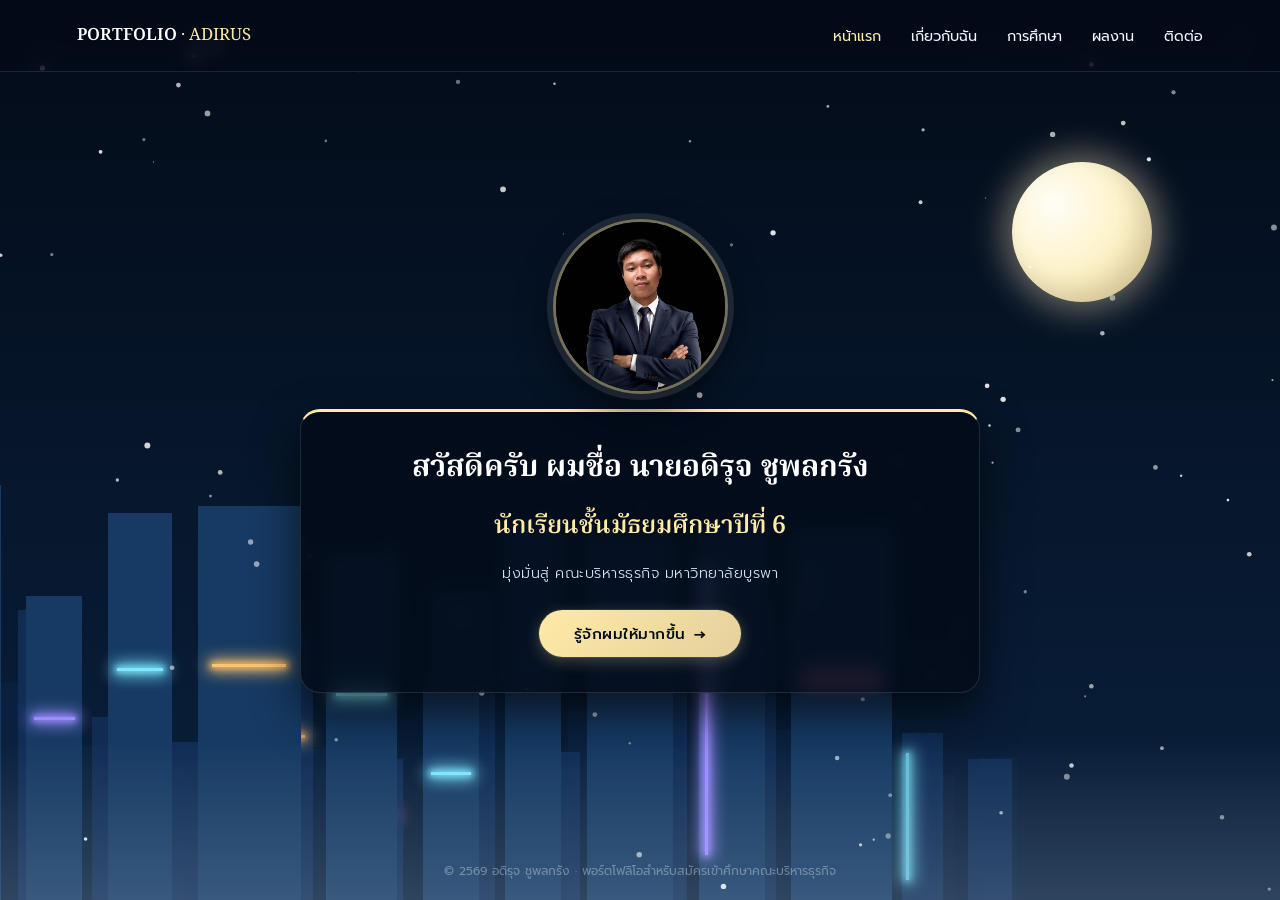
<file: index.html>
<!DOCTYPE html>
<html lang="th">
<head>
<meta charset="UTF-8">
<meta name="viewport" content="width=device-width, initial-scale=1.0">
<title>หน้าแรก | พอร์ตโฟลิโอ คณะบริหารธุรกิจ</title>
<link rel="preconnect" href="https://fonts.googleapis.com">
<link rel="preconnect" href="https://fonts.gstatic.com" crossorigin>
<link href="https://fonts.googleapis.com/css2?family=Noto+Serif+Thai:wght@400;600;700&family=Prompt:wght@300;400;500;600;700&display=swap" rel="stylesheet">
<style>
  :root {
    --night-top: #030B18; --night-mid: #0B2545; --night-low: #163A63;
    --steel: #3A6EA5; --frost: #F0F7FD; --ice: #F4F9FD;
    --white: #FFFFFF; --gold: #FFEAA7; --silver: #D1E2F2;
  }
  * { margin:0; padding:0; box-sizing:border-box; }
  html { scroll-behavior: smooth; }
  body {
    font-family: 'Prompt', sans-serif; background: var(--night-top); color: var(--frost);
    overflow-x: hidden; min-height: 100vh; display: flex; flex-direction: column; justify-content: space-between;
  }
  
  /* ================= SKY & EFFECTS ================= */
  .sky { position: fixed; inset: 0; z-index: -6; background: linear-gradient(180deg, var(--night-top) 0%, var(--night-mid) 55%, var(--night-low) 100%); background-size: 100% 220%; animation: skyDrift 26s ease-in-out infinite; }
  @keyframes skyDrift { 0%,100% { background-position: 0% 0%; } 50% { background-position: 0% 30%; } }
  .stars { position: fixed; inset: 0; z-index: -5; background-image: radial-gradient(1.5px 1.5px at 12% 18%, rgba(255,255,255,.9), transparent 60%), radial-gradient(1px 1px at 28% 8%, rgba(255,255,255,.7), transparent 60%), radial-gradient(1.5px 1.5px at 44% 26%, rgba(255,255,255,.8), transparent 60%), radial-gradient(1.5px 1.5px at 77% 22%, rgba(255,255,255,.9), transparent 60%), radial-gradient(1px 1px at 53% 38%, rgba(255,255,255,.7), transparent 60%); opacity: 0.8; animation: twinkle 5s ease-in-out infinite alternate; }
  @keyframes twinkle { 0% { opacity: .5; } 100% { opacity: 1; } }
  .ground-mist { position: fixed; left: 0; right: 0; bottom: 0; height: 18vh; z-index: -2; background: linear-gradient(180deg, transparent, rgba(216,233,245,0.18)); pointer-events: none; }
  canvas#snow { position: fixed; inset: 0; z-index: -1; pointer-events: none; }

  /* ================= MOON DESIGN ================= */
  .moon { position: fixed; top: 18vh; right: 10vw; width: 140px; height: 140px; border-radius: 50%; background: radial-gradient(circle at 30% 30%, #FFFDF6 0%, #FDF4CD 45%, #EAD397 100%); box-shadow: 0 0 35px 8px rgba(243, 227, 184, 0.45), inset -10px -10px 25px rgba(0,0,0,0.12); z-index: -3; }

  /* ================= SKYLINE ================= */
  .skyline { position: fixed; left: 0; right: 0; bottom: 0; height: 62vh; z-index: -4; pointer-events: none; }
  .layer { position: absolute; left: -6%; right: -6%; bottom: 0; display: flex; align-items: flex-end; gap: 2vw; transition: transform 0.6s ease-out; }
  .layer-far { opacity: 0.55; filter: blur(0.4px); } .layer-mid { opacity: 0.8; } .layer-near { opacity: 1; }
  .bldg { position: relative; background: var(--bc, var(--night-low)); background-image: linear-gradient(var(--bc, var(--night-low)), var(--bc, var(--night-low))), repeating-linear-gradient(to right, transparent 0 9px, rgba(243, 227, 184, var(--wo,.35)) 9px 12px), repeating-linear-gradient(to bottom, transparent 0 13px, rgba(243, 227, 184, var(--wo,.35)) 13px 16px); background-blend-mode: normal, screen, screen; }
  .bldg::after { content:''; position:absolute; inset:0; background-image: repeating-linear-gradient(to right, transparent 0 9px, rgba(255,255,255,0.9) 9px 12px), repeating-linear-gradient(to bottom, transparent 0 13px, rgba(255,255,255,0.9) 13px 16px); background-blend-mode: screen; opacity: 0; animation: flicker 4.5s ease-in-out infinite; animation-delay: var(--fd, 0s); mix-blend-mode: screen; }
  @keyframes flicker { 0%, 40% { opacity: 0; } 45% { opacity: 0.55; } 55% { opacity: 0.15; } 62% { opacity: 0.6; } 100% { opacity: 0; } }
  .spire { position:absolute; left: 50%; bottom: 100%; transform: translateX(-50%); width: 3px; background: var(--bc, var(--night-low)); }
  .spire::before { content:''; position:absolute; top:-6px; left:50%; transform: translateX(-50%); width:6px; height:6px; border-radius:50%; background: var(--gold); box-shadow: 0 0 8px 2px rgba(243,227,184,.8); }
  .neon-stripe { position:absolute; top: 12%; bottom: 12%; width: 3px; background: var(--nc, #7CE7FF); box-shadow: 0 0 6px 1.5px var(--nc, #7CE7FF), 0 0 16px 4px var(--nc, #7CE7FF); animation: neonPulse 3.2s ease-in-out infinite; animation-delay: var(--nd, 0s); }
  .neon-stripe.left { left: 10%; } .neon-stripe.right { right: 10%; }
  .neon-band { position:absolute; left: 14%; right: 14%; height: 3px; background: var(--nc, #FF7FBF); box-shadow: 0 0 6px 1.5px var(--nc, #FF7FBF), 0 0 16px 4px var(--nc, #FF7FBF); animation: neonPulse 2.6s ease-in-out infinite; animation-delay: var(--nd, 0s); }
  .neon-sign { position:absolute; top: 18%; left: 50%; transform: translateX(-50%); width: 62%; height: 10px; border-radius: 3px; background: var(--nc, #FFC46B); box-shadow: 0 0 8px 2px var(--nc, #FFC46B), 0 0 22px 6px var(--nc, #FFC46B); animation: neonPulse 3.6s ease-in-out infinite; animation-delay: var(--nd, 0s); }
  @keyframes neonPulse { 0%, 100% { opacity: 0.95; filter: brightness(1); } 45% { opacity: 0.55; filter: brightness(0.85); } 50% { opacity: 1; filter: brightness(1.2); } 78%{ opacity: 0.7; } }

  /* ================= NAVIGATION BAR ================= */
  nav { position: fixed; top: 0; left: 0; right: 0; z-index: 50; display: flex; justify-content: space-between; align-items: center; padding: 22px 6vw; background: rgba(3, 11, 24, 0.45); backdrop-filter: blur(10px); -webkit-backdrop-filter: blur(10px); border-bottom: 1px solid rgba(255,255,255,0.1); }
  .brand { font-family: 'Noto Serif Thai', serif; font-weight: 600; color: var(--white); font-size: 1.05rem; }
  .brand span { color: var(--gold); font-weight: 400; }
  .nav-links { display:flex; gap: 30px; list-style:none; }
  .nav-links a { color: var(--frost); text-decoration: none; font-size: 0.9rem; position: relative; padding-bottom: 4px; transition: color 0.25s; }
  .nav-links a.current { color: var(--gold); }
  .nav-links a::after { content:''; position:absolute; left:0; bottom:0; width:0; height:1px; background: var(--gold); transition: width 0.3s ease; }
  .nav-links a:hover { color: var(--white); } .nav-links a:hover::after { width:100%; }
  .nav-toggle { display:none; background:none; border:none; color:var(--white); font-size:1.6rem; cursor:pointer; }

  /* ================= HERO INTRO CONTENT ================= */
  main { position: relative; z-index: 1; width: 100%; max-width: 900px; margin: 0 auto; padding: 130px 4vw 60px; flex-grow: 1; display: flex; flex-direction: column; align-items: center; justify-content: center; }

  /* รูปวงกลมด้านบน (Avatar Hero) */
  .hero-avatar-wrapper {
    display: flex;
    justify-content: center;
    margin-bottom: 15px;
    position: relative;
    z-index: 10;
  }
  .hero-avatar {
    width: 175px;
    height: 175px;
    border-radius: 50%;
    border: 3px solid rgba(255, 234, 167, 0.45); /* ขอบทองบางเบา */
    box-shadow: 0 0 0 6px rgba(255, 255, 255, 0.1), 0 15px 35px rgba(0,0,0,0.6);
    overflow: hidden;
    display: flex;
    justify-content: center;
    align-items: center;
    background: var(--night-top);
  }
  .hero-avatar img {
    width: 100%;
    height: 100%;
    object-fit: cover;
  }

  /* กรอบข้อความคำนำที่ตกแต่งใหม่สวยคมสมดุล */
  .intro-card {
    background: rgba(3, 11, 24, 0.85); /* พื้นหลังน้ำเงินเข้มโปร่งแสง 85% */
    border: 1px solid rgba(255, 255, 255, 0.12);
    border-top: 3px solid var(--gold); /* เพิ่มขอบสีทองหนาด้านบนคุมโทนพอร์ตการศึกษา */
    border-radius: 20px;
    padding: 35px 45px;
    width: 100%;
    max-width: 680px;
    text-align: center;
    box-shadow: 0 20px 45px rgba(0, 0, 0, 0.65);
    backdrop-filter: blur(8px);
    -webkit-backdrop-filter: blur(8px);
    display: flex;
    flex-direction: column;
    align-items: center;
    gap: 16px;
  }

  .intro-title {
    font-family: 'Noto Serif Thai', serif;
    font-size: 1.85rem;
    color: var(--white);
    font-weight: 700;
    line-height: 1.5;
  }
  .intro-subtitle {
    font-family: 'Noto Serif Thai', serif;
    font-size: 1.55rem;
    color: var(--gold);
    font-weight: 600;
  }
  .intro-desc {
    font-size: 0.9rem;
    color: var(--silver);
    font-weight: 300;
    letter-spacing: 0.5px;
    margin-bottom: 10px;
  }

  /* ปุ่มกดสไตล์ Premium */
  .btn-action {
    padding: 12px 35px;
    border-radius: 999px;
    font-size: 0.95rem;
    font-weight: 500;
    text-decoration: none;
    letter-spacing: 0.5px;
    transition: all 0.3s cubic-bezier(0.25, 0.8, 0.25, 1);
    display: inline-flex;
    align-items: center;
    justify-content: center;
    gap: 8px;
    white-space: nowrap;
    background: linear-gradient(135deg, #FFEAA7 0%, #E4D09B 100%);
    color: #030B18;
    box-shadow: 0 4px 15px rgba(255, 234, 167, 0.25), 0 0 0 1px rgba(255, 234, 167, 0.1);
  }
  .btn-action::after { content: '→'; font-weight: bold; transition: transform 0.2s; }
  .btn-action:hover {
    transform: translateY(-4px);
    background: #FFFFFF;
    color: #030B18;
    box-shadow: 0 12px 28px rgba(255, 234, 167, 0.45), 0 0 20px rgba(255, 234, 167, 0.2);
  }
  .btn-action:hover::after { transform: translateX(4px); }

  footer.site-end { text-align: center; padding: 20px 6vw; font-size: 0.76rem; color: rgba(216,233,245,0.4); position: relative; z-index: 1; }

  /* Responsive Design */
  @media (max-width: 860px) {
    .nav-links { position: fixed; top:0; right:0; height:100vh; width:70vw; background: rgba(3,11,24,0.97); flex-direction: column; justify-content:center; align-items:flex-start; padding: 40px; gap: 26px; transform: translateX(100%); transition: transform 0.35s ease; }
    .nav-links.open { transform: translateX(0); } .nav-toggle { display:block; }
    .moon { width: 90px; height: 90px; top: 14vh; right: 6vw; }
  }
  @media (max-width: 580px) {
    .hero-avatar { width: 145px; height: 145px; }
    .intro-card { padding: 30px 24px; gap: 14px; }
    .intro-title { font-size: 1.45rem; }
    .intro-subtitle { font-size: 1.25rem; }
    .intro-desc { font-size: 0.82rem; }
    .btn-action { padding: 10px 26px; font-size: 0.88rem; }
  }
</style>
</head>
<body>

<div class="sky"></div><div class="stars"></div>
<div class="moon"></div>
<div class="skyline" id="skyline">
  <div class="layer layer-far" id="layerFar"></div>
  <div class="layer layer-mid" id="layerMid"></div>
  <div class="layer layer-near" id="layerNear"></div>
</div>
<div class="ground-mist"></div><canvas id="snow"></canvas>

<nav>
  <div class="brand">PORTFOLIO<span> · ADIRUS</span></div>
  <ul class="nav-links" id="navLinks">
    <li><a href="index.html" class="current">หน้าแรก</a></li>
    <li><a href="personal.html">เกี่ยวกับฉัน</a></li>
    <li><a href="education.html">การศึกษา</a></li>
    <li><a href="activities.html">ผลงาน</a></li>
    <li><a href="contact.html">ติดต่อ</a></li>
  </ul>
  <button class="nav-toggle" id="navToggle">☰</button>
</nav>

<main>
  <!-- ส่วนรูปวงกลมโปรไฟล์ด้านบน -->
  <div class="hero-avatar-wrapper">
    <div class="hero-avatar">
      <img src="images/IMG_0641.jpeg" alt="อติรุจ ชูพลกรัง">
    </div>
  </div>

  <!-- ส่วนกล่องข้อความคำนำจัดระเบียบสมดุลใหม่ (สวยและชัดเจนมากยิ่งขึ้น) -->
  <div class="intro-card">
    <h1 class="intro-title">สวัสดีครับ ผมชื่อ นายอดิรุจ ชูพลกรัง</h1>
    <h2 class="intro-subtitle">นักเรียนชั้นมัธยมศึกษาปีที่ 6</h2>
    <p class="intro-desc">มุ่งมั่นสู่ คณะบริหารธุรกิจ มหาวิทยาลัยบูรพา</p>
    
    <a href="personal.html" class="btn-action">รู้จักผมให้มากขึ้น</a>
  </div>
</main>

<footer class="site-end">© 2569 อดิรุจ ชูพลกรัง · พอร์ตโฟลิโอสำหรับสมัครเข้าศึกษาคณะบริหารธุรกิจ</footer>

<!-- ระบบเมืองและเอฟเฟกต์ -->
<script>
  const navToggle = document.getElementById('navToggle'); const navLinks = document.getElementById('navLinks');
  navToggle.addEventListener('click', () => navLinks.classList.toggle('open'));
  const palette = ['#0B2545', '#13315C', '#163A63', '#1C4570']; const neonColors = ['#7CE7FF', '#FF7FBF', '#FFC46B', '#9B8CFF'];
  function addNeon(b){ const el = document.createElement('div'); const color = neonColors[Math.floor(Math.random() * neonColors.length)]; el.style.setProperty('--nc', color); el.style.setProperty('--nd', (Math.random() * 3).toFixed(2) + 's'); if(Math.random() < 0.4){ el.className = 'neon-stripe left'; } else { el.className = 'neon-band'; el.style.top = '40%'; } b.appendChild(el); }
  function makeBuilding({ w, h, color, windowOpacity, neon }){ const b = document.createElement('div'); b.className = 'bldg'; b.style.width = w + 'px'; b.style.height = h + 'px'; b.style.setProperty('--bc', color); b.style.setProperty('--wo', windowOpacity); b.style.setProperty('--fd', (Math.random() * 5).toFixed(2) + 's'); if(neon) addNeon(b); return b; }
  function buildLayer(container, { count, minW, maxW, minH, maxH, colorIdx, windowOpacity, neonChance }){ const frag = document.createDocumentFragment(); for(let i = 0; i < count; i++){ const w = minW + Math.random() * (maxW - minW); const h = minH + Math.random() * (maxH - minH); frag.appendChild(makeBuilding({ w, h, color: palette[colorIdx], windowOpacity, neon: Math.random() < neonChance })); } container.appendChild(frag); }
  const layerFar = document.getElementById('layerFar'); const layerMid = document.getElementById('layerMid'); const layerNear = document.getElementById('layerNear');
  buildLayer(layerFar, { count: 16, minW: 30, maxW: 60, minH: 90, maxH: 220, colorIdx: 0, windowOpacity: 0.25, neonChance: 0.1 });
  buildLayer(layerMid, { count: 13, minW: 40, maxW: 85, minH: 140, maxH: 320, colorIdx: 1, windowOpacity: 0.4, neonChance: 0.3 });
  buildLayer(layerNear, { count: 10, minW: 55, maxW: 110, minH: 200, maxH: 420, colorIdx: 2, windowOpacity: 0.55, neonChance: 0.45 });
  window.addEventListener('mousemove', (e) => { const x = (e.clientX / window.innerWidth - 0.5); layerFar.style.transform = `translateX(${x * 10}px)`; layerMid.style.transform = `translateX(${x * 22}px)`; layerNear.style.transform = `translateX(${x * 38}px)`; });
  const canvas = document.getElementById('snow'); const ctx = canvas.getContext('2d'); let W, H, flakes;
  function resize(){ W = canvas.width = window.innerWidth; H = canvas.height = window.innerHeight; } window.addEventListener('resize', resize); resize();
  flakes = Array.from({ length: 100 }, () => ({ x: Math.random() * W, y: Math.random() * H, r: Math.random() * 2 + 1, speedY: Math.random() * 0.8 + 0.4, speedX: Math.random() * 0.4 - 0.2, drift: Math.random() * Math.PI, opacity: Math.random() * 0.5 + 0.4 }));
  function drawSnow(){ ctx.clearRect(0, 0, W, H); ctx.fillStyle = '#FFFFFF'; for(const f of flakes){ ctx.globalAlpha = f.opacity; ctx.beginPath(); ctx.arc(f.x, f.y, f.r, 0, Math.PI * 2); ctx.fill(); f.y += f.speedY; f.x += f.speedX; if(f.y > H){ f.y = -5; f.x = Math.random() * W; } } requestAnimationFrame(drawSnow); } drawSnow();
</script>
</body>
</html>
</file>
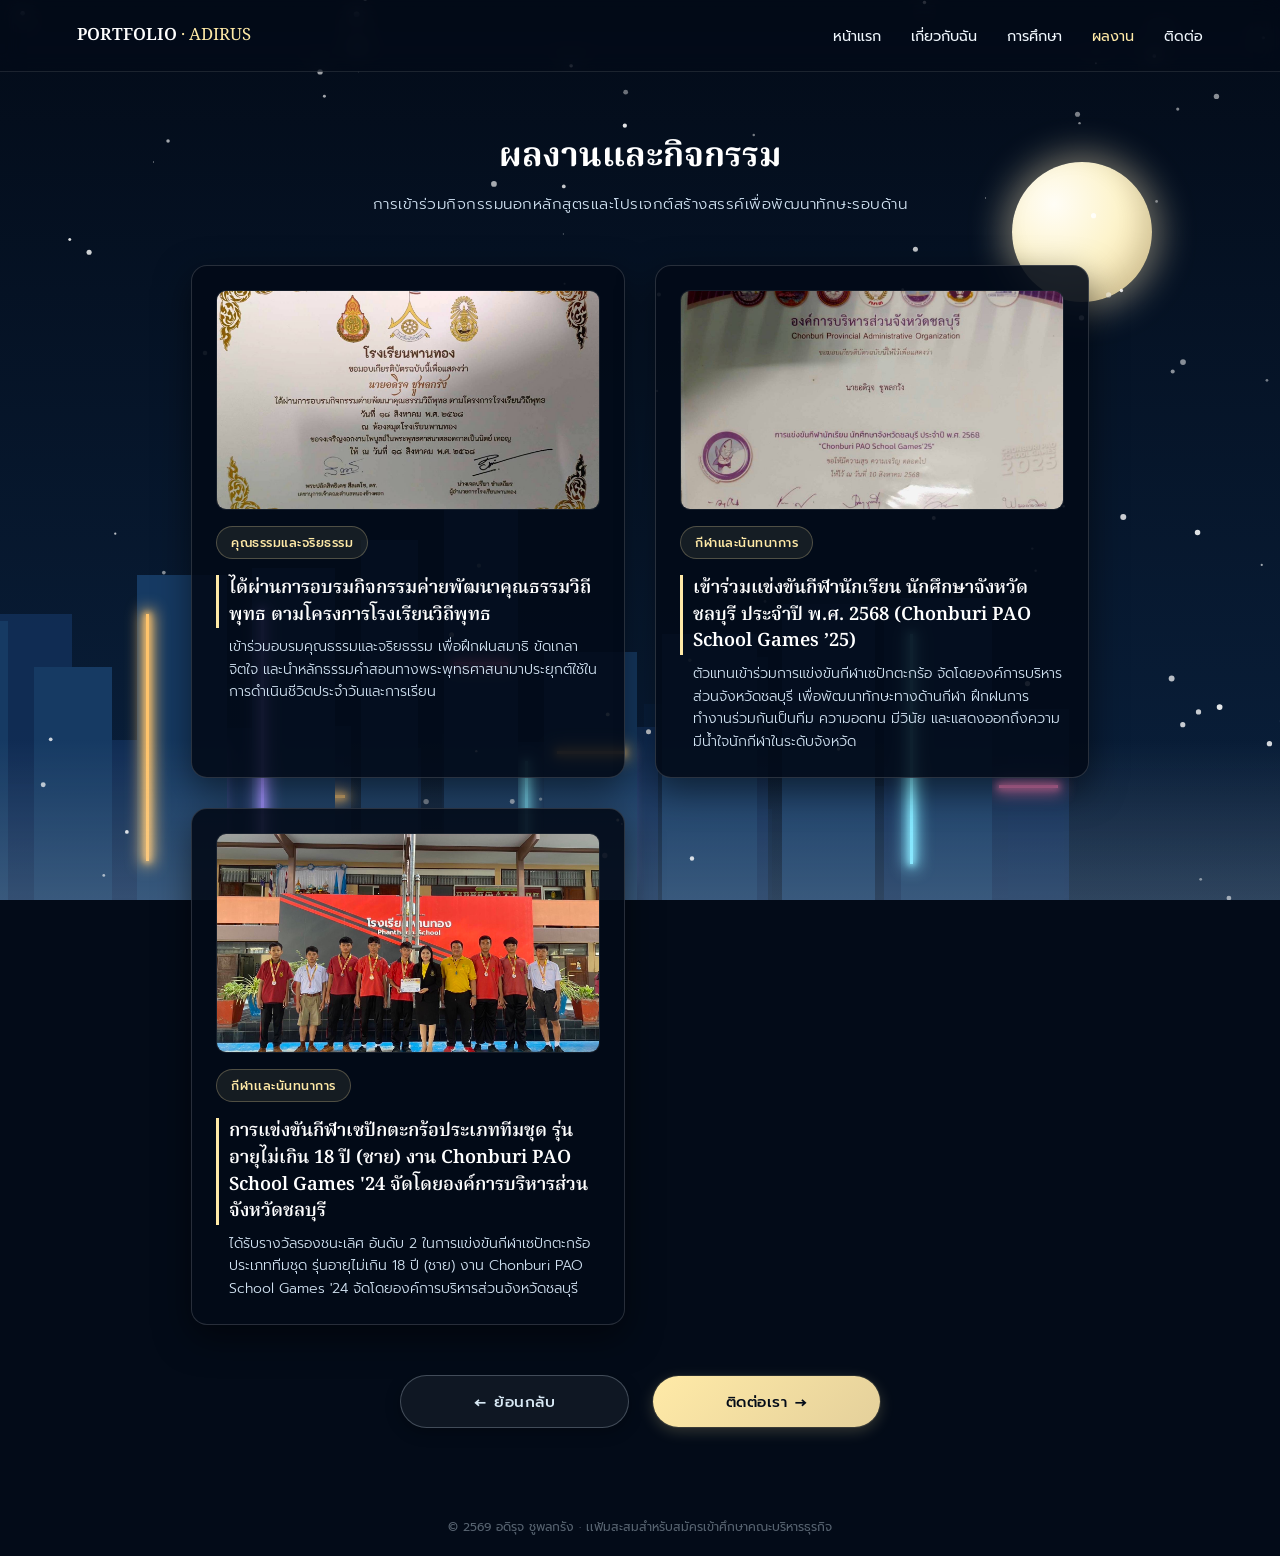
<file: activities.html>
<!DOCTYPE html>
<html lang="th">
<head>
<meta charset="UTF-8">
<meta name="viewport" content="width=device-width, initial-scale=1.0">
<title>ผลงานและกิจกรรม | พอร์ตโฟลิโอ คณะบริหารธุรกิจ</title>
<link rel="preconnect" href="https://fonts.googleapis.com">
<link rel="preconnect" href="https://fonts.gstatic.com" crossorigin>
<link href="https://fonts.googleapis.com/css2?family=Noto+Serif+Thai:wght@400;600;700&family=Prompt:wght@300;400;500;600;700&display=swap" rel="stylesheet">
<style>
  :root {
    --night-top: #030B18; --night-mid: #0B2545; --night-low: #163A63;
    --steel: #3A6EA5; --frost: #F0F7FD; --ice: #F4F9FD;
    --white: #FFFFFF; --gold: #FFEAA7; --silver: #D1E2F2;
  }
  * { margin:0; padding:0; box-sizing:border-box; }
  html { scroll-behavior: smooth; }
  body {
    font-family: 'Prompt', sans-serif; background: var(--night-top); color: var(--frost);
    overflow-x: hidden; min-height: 100vh; display: flex; flex-direction: column; justify-content: space-between;
  }
  
  /* ================= SKY & EFFECTS ================= */
  .sky { position: fixed; inset: 0; z-index: -6; background: linear-gradient(180deg, var(--night-top) 0%, var(--night-mid) 55%, var(--night-low) 100%); background-size: 100% 220%; animation: skyDrift 26s ease-in-out infinite; }
  @keyframes skyDrift { 0%,100% { background-position: 0% 0%; } 50% { background-position: 0% 30%; } }
  .stars { position: fixed; inset: 0; z-index: -5; background-image: radial-gradient(1.5px 1.5px at 12% 18%, rgba(255,255,255,.9), transparent 60%), radial-gradient(1px 1px at 28% 8%, rgba(255,255,255,.7), transparent 60%), radial-gradient(1.5px 1.5px at 44% 26%, rgba(255,255,255,.8), transparent 60%), radial-gradient(1.5px 1.5px at 77% 22%, rgba(255,255,255,.9), transparent 60%), radial-gradient(1px 1px at 53% 38%, rgba(255,255,255,.7), transparent 60%); opacity: 0.8; animation: twinkle 5s ease-in-out infinite alternate; }
  @keyframes twinkle { 0% { opacity: .5; } 100% { opacity: 1; } }
  .ground-mist { position: fixed; left: 0; right: 0; bottom: 0; height: 18vh; z-index: -2; background: linear-gradient(180deg, transparent, rgba(216,233,245,0.18)); pointer-events: none; }
  canvas#snow { position: fixed; inset: 0; z-index: -1; pointer-events: none; }

  /* ================= MOON DESIGN ================= */
  .moon { position: fixed; top: 18vh; right: 10vw; width: 140px; height: 140px; border-radius: 50%; background: radial-gradient(circle at 30% 30%, #FFFDF6 0%, #FDF4CD 45%, #EAD397 100%); box-shadow: 0 0 35px 8px rgba(243, 227, 184, 0.45), inset -10px -10px 25px rgba(0,0,0,0.12); z-index: -3; }

  /* ================= SKYLINE ================= */
  .skyline { position: fixed; left: 0; right: 0; bottom: 0; height: 62vh; z-index: -4; pointer-events: none; }
  .layer { position: absolute; left: -6%; right: -6%; bottom: 0; display: flex; align-items: flex-end; gap: 2vw; transition: transform 0.6s ease-out; }
  .layer-far { opacity: 0.55; filter: blur(0.4px); } .layer-mid { opacity: 0.8; } .layer-near { opacity: 1; }
  .bldg { position: relative; background: var(--bc, var(--night-low)); background-image: linear-gradient(var(--bc, var(--night-low)), var(--bc, var(--night-low))), repeating-linear-gradient(to right, transparent 0 9px, rgba(243, 227, 184, var(--wo,.35)) 9px 12px), repeating-linear-gradient(to bottom, transparent 0 13px, rgba(243, 227, 184, var(--wo,.35)) 13px 16px); background-blend-mode: normal, screen, screen; }
  .bldg::after { content:''; position:absolute; inset:0; background-image: repeating-linear-gradient(to right, transparent 0 9px, rgba(255,255,255,0.9) 9px 12px), repeating-linear-gradient(to bottom, transparent 0 13px, rgba(255,255,255,0.9) 13px 16px); background-blend-mode: screen; opacity: 0; animation: flicker 4.5s ease-in-out infinite; animation-delay: var(--fd, 0s); mix-blend-mode: screen; }
  @keyframes flicker { 0%, 40% { opacity: 0; } 45% { opacity: 0.55; } 55% { opacity: 0.15; } 62% { opacity: 0.6; } 100% { opacity: 0; } }
  .spire { position:absolute; left: 50%; bottom: 100%; transform: translateX(-50%); width: 3px; background: var(--bc, var(--night-low)); }
  .spire::before { content:''; position:absolute; top:-6px; left:50%; transform: translateX(-50%); width:6px; height:6px; border-radius:50%; background: var(--gold); box-shadow: 0 0 8px 2px rgba(243,227,184,.8); }
  .neon-stripe { position:absolute; top: 12%; bottom: 12%; width: 3px; background: var(--nc, #7CE7FF); box-shadow: 0 0 6px 1.5px var(--nc, #7CE7FF), 0 0 16px 4px var(--nc, #7CE7FF); animation: neonPulse 3.2s ease-in-out infinite; animation-delay: var(--nd, 0s); }
  .neon-stripe.left { left: 10%; } .neon-stripe.right { right: 10%; }
  .neon-band { position:absolute; left: 14%; right: 14%; height: 3px; background: var(--nc, #FF7FBF); box-shadow: 0 0 6px 1.5px var(--nc, #FF7FBF), 0 0 16px 4px var(--nc, #FF7FBF); animation: neonPulse 2.6s ease-in-out infinite; animation-delay: var(--nd, 0s); }
  .neon-sign { position:absolute; top: 18%; left: 50%; transform: translateX(-50%); width: 62%; height: 10px; border-radius: 3px; background: var(--nc, #FFC46B); box-shadow: 0 0 8px 2px var(--nc, #FFC46B), 0 0 22px 6px var(--nc, #FFC46B); animation: neonPulse 3.6s ease-in-out infinite; animation-delay: var(--nd, 0s); }
  @keyframes neonPulse { 0%, 100% { opacity: 0.95; filter: brightness(1); } 45% { opacity: 0.55; filter: brightness(0.85); } 50% { opacity: 1; filter: brightness(1.2); } 78%{ opacity: 0.7; } }

  /* ================= NAVIGATION BAR ================= */
  nav { position: fixed; top: 0; left: 0; right: 0; z-index: 50; display: flex; justify-content: space-between; align-items: center; padding: 22px 6vw; background: rgba(3, 11, 24, 0.45); backdrop-filter: blur(10px); -webkit-backdrop-filter: blur(10px); border-bottom: 1px solid rgba(255,255,255,0.1); }
  .brand { font-family: 'Noto Serif Thai', serif; font-weight: 600; color: var(--white); font-size: 1.05rem; }
  .brand span { color: var(--gold); font-weight: 400; }
  .nav-links { display:flex; gap: 30px; list-style:none; }
  .nav-links a { color: var(--frost); text-decoration: none; font-size: 0.9rem; position: relative; padding-bottom: 4px; transition: color 0.25s; }
  .nav-links a.current { color: var(--gold); }
  .nav-links a::after { content:''; position:absolute; left:0; bottom:0; width:0; height:1px; background: var(--gold); transition: width 0.3s ease; }
  .nav-links a:hover { color: var(--white); } .nav-links a:hover::after { width:100%; }
  .nav-toggle { display:none; background:none; border:none; color:var(--white); font-size:1.6rem; cursor:pointer; }

  /* ================= MAIN CONTENT LAYOUT ================= */
  main { position: relative; z-index: 1; width: 100%; max-width: 1000px; margin: 0 auto; padding: 130px 4vw 60px; flex-grow: 1; }
  
  /* หัวข้อหน้าเพจ */
  .page-header { text-align: center; margin-bottom: 50px; }
  .page-title { font-family: 'Noto Serif Thai', serif; font-size: 2.1rem; color: var(--white); font-weight: 700; margin-bottom: 8px; }
  .page-subtitle { font-size: 0.95rem; color: var(--silver); font-weight: 300; letter-spacing: 0.5px; }

  /* Grid เก็บกล่องผลงาน */
  .activities-grid { display: grid; grid-template-columns: repeat(2, 1fr); gap: 30px; align-items: stretch; }

  /* ================= ดีไซน์การ์ดผลงานสีเข้มทึบแสง (สไตล์เดียวกับหน้าการศึกษา) ================= */
  .activity-card {
    background: rgba(3, 11, 24, 0.9); /* สีน้ำเงินเข้มทึบแสง 90% */
    border: 1px solid rgba(255, 255, 255, 0.15);
    border-radius: 16px;
    padding: 24px;
    box-shadow: 0 12px 35px rgba(0,0,0,0.5);
    transition: transform 0.3s cubic-bezier(0.25, 0.8, 0.25, 1), border-color 0.3s;
    display: flex;
    flex-direction: column;
    justify-content: space-between;
  }
  .activity-card:hover {
    transform: translateY(-5px);
    border-color: rgba(255, 234, 167, 0.4);
  }

  /* ส่วนเนื้อหาภายในการ์ด */
  .card-top { display: flex; flex-direction: column; gap: 16px; }

  /* กรอบรูปถ่ายกิจกรรม */
  .image-container {
    width: 100%;
    height: 220px;
    border-radius: 10px;
    overflow: hidden;
    background: rgba(3, 11, 24, 0.5);
    border: 1px solid rgba(255, 255, 255, 0.08);
    display: flex;
    justify-content: center;
    align-items: center;
  }
  .image-container img {
    width: 100%;
    height: 100%;
    object-fit: cover;
    transition: transform 0.5s ease;
  }
  .activity-card:hover .image-container img {
    transform: scale(1.04);
  }

  /* ป้ายประเภทกิจกรรม (Badges) */
  .badge {
    align-self: flex-start;
    padding: 6px 14px;
    font-size: 0.78rem;
    font-weight: 500;
    color: var(--gold);
    background: rgba(255, 234, 167, 0.08);
    border: 1px solid rgba(255, 234, 167, 0.25);
    border-radius: 999px;
    letter-spacing: 0.5px;
  }

  /* รายละเอียดตัวหนังสือ (ขอบหัวข้อแบบเส้นทอง) */
  .activity-title {
    font-family: 'Noto Serif Thai', serif;
    font-size: 1.15rem;
    color: var(--white);
    line-height: 1.45;
    font-weight: 600;
    border-left: 3px solid var(--gold);
    padding-left: 10px;
    margin-bottom: 8px;
  }
  .activity-desc {
    font-size: 0.88rem;
    color: var(--silver);
    line-height: 1.6;
    font-weight: 300;
    padding-left: 13px;
  }

  /* ================= BUTTONS NAVIGATION ================= */
  .nav-button-container {
    display: flex;
    justify-content: center;
    align-items: center;
    gap: 24px;
    margin: 50px auto 10px;
    width: 100%;
    max-width: 520px;
    padding: 0 20px;
    position: relative;
    z-index: 10;
  }
  .btn-nav {
    flex: 1;
    text-align: center;
    padding: 14px 30px;
    border-radius: 999px;
    font-size: 0.95rem;
    font-weight: 500;
    text-decoration: none;
    letter-spacing: 0.5px;
    transition: all 0.3s cubic-bezier(0.25, 0.8, 0.25, 1);
    display: inline-flex;
    align-items: center;
    justify-content: center;
    gap: 8px;
    white-space: nowrap;
  }
  .btn-primary {
    background: linear-gradient(135deg, #FFEAA7 0%, #E4D09B 100%);
    color: #030B18;
    box-shadow: 0 4px 15px rgba(255, 234, 167, 0.2), 0 0 0 1px rgba(255, 234, 167, 0.1);
  }
  .btn-primary::after { content: '→'; font-weight: bold; transition: transform 0.2s; }
  .btn-primary:hover {
    transform: translateY(-4px);
    background: #FFFFFF;
    color: #030B18;
    box-shadow: 0 12px 28px rgba(255, 234, 167, 0.45), 0 0 20px rgba(255, 234, 167, 0.2);
  }
  .btn-primary:hover::after { transform: translateX(4px); }
  
  .btn-secondary {
    background: rgba(255, 255, 255, 0.05);
    color: #D8E9F5;
    border: 1px solid rgba(216, 233, 245, 0.25);
    box-shadow: 0 4px 15px rgba(0, 0, 0, 0.3);
  }
  .btn-secondary::before { content: '←'; font-weight: bold; transition: transform 0.2s; }
  .btn-secondary:hover {
    transform: translateY(-4px);
    background: rgba(255, 255, 255, 0.15);
    color: #FFFFFF;
    border-color: rgba(216, 233, 245, 0.6);
    box-shadow: 0 12px 28px rgba(0, 0, 0, 0.45), 0 0 15px rgba(216, 233, 245, 0.1);
  }
  .btn-secondary:hover::before { transform: translateX(-4px); }

  footer.site-end { text-align: center; padding: 20px 6vw; font-size: 0.76rem; color: rgba(216,233,245,0.4); position: relative; z-index: 1; }

  /* Responsive Design */
  @media (max-width: 860px) {
    .nav-links { position: fixed; top:0; right:0; height:100vh; width:70vw; background: rgba(3,11,24,0.97); flex-direction: column; justify-content:center; align-items:flex-start; padding: 40px; gap: 26px; transform: translateX(100%); transition: transform 0.35s ease; }
    .nav-links.open { transform: translateX(0); } .nav-toggle { display:block; }
    .moon { width: 90px; height: 90px; top: 14vh; right: 6vw; }
    .activities-grid { grid-template-columns: 1fr; gap: 24px; }
  }
  @media (max-width: 480px) {
    .activity-card { padding: 20px; }
    .image-container { height: 180px; }
    .activity-title { font-size: 1.05rem; }
    .nav-button-container { gap: 12px; margin-top: 35px; }
    .btn-nav { padding: 12px 20px; font-size: 0.88rem; }
  }
</style>
</head>
<body>

<div class="sky"></div><div class="stars"></div>
<div class="moon"></div>
<div class="skyline" id="skyline">
  <div class="layer layer-far" id="layerFar"></div>
  <div class="layer layer-mid" id="layerMid"></div>
  <div class="layer layer-near" id="layerNear"></div>
</div>
<div class="ground-mist"></div><canvas id="snow"></canvas>

<nav>
  <div class="brand">PORTFOLIO<span> · ADIRUS</span></div>
  <ul class="nav-links" id="navLinks">
    <li><a href="index.html">หน้าแรก</a></li>
    <li><a href="personal.html">เกี่ยวกับฉัน</a></li>
    <li><a href="education.html">การศึกษา</a></li>
    <li><a href="activities.html" class="current">ผลงาน</a></li>
    <li><a href="contact.html">ติดต่อ</a></li>
  </ul>
  <button class="nav-toggle" id="navToggle">☰</button>
</nav>

<main>
  <div class="page-header">
    <h1 class="page-title">ผลงานและกิจกรรม</h1>
    <p class="page-subtitle">การเข้าร่วมกิจกรรมนอกหลักสูตรและโปรเจกต์สร้างสรรค์เพื่อพัฒนาทักษะรอบด้าน</p>
  </div>

  <div class="activities-grid">
    
    <!-- กล่องผลงานที่ 1: ค่ายวิถีพุทธ -->
    <div class="activity-card">
      <div class="card-top">
        <div class="image-container">
          <img src="images/IMG_0642.jpeg" alt="เปิดบ้านมหาลัยศรีนครินทรวิโรฒ">
        </div>
        <span class="badge">คุณธรรมและจริยธรรม</span>
        <div>
          <h2 class="activity-title">ได้ผ่านการอบรมกิจกรรมค่ายพัฒนาคุณธรรมวิถีพุทธ ตามโครงการโรงเรียนวิถีพุทธ</h2>
          <p class="activity-desc">
            เข้าร่วมอบรมคุณธรรมและจริยธรรม เพื่อฝึกฝนสมาธิ ขัดเกลาจิตใจ และนำหลักธรรมคำสอนทางพระพุทธศาสนามาประยุกต์ใช้ในการดำเนินชีวิตประจำวันและการเรียน
          </p>
        </div>
      </div>
    </div>

    <!-- กล่องผลงานที่ 2: เซปักตะกร้อชลบุรี -->
    <div class="activity-card">
      <div class="card-top">
        <div class="image-container">
          <img src="images/IMG_0643.jpeg" alt="โปรเจกต์ออกแบบโมเดล 3D">
        </div>
        <span class="badge">กีฬาและนันทนาการ</span>
        <div>
          <h2 class="activity-title">เข้าร่วมแข่งขันกีฬานักเรียน นักศึกษาจังหวัดชลบุรี ประจำปี พ.ศ. 2568 (Chonburi PAO School Games ’25)</h2>
          <p class="activity-desc">
            ตัวแทนเข้าร่วมการแข่งขันกีฬาเซปักตะกร้อ จัดโดยองค์การบริหารส่วนจังหวัดชลบุรี เพื่อพัฒนาทักษะทางด้านกีฬา ฝึกฝนการทำงานร่วมกันเป็นทีม ความอดทน มีวินัย และแสดงออกถึงความมีน้ำใจนักกีฬาในระดับจังหวัด
          </p>
        </div>
      </div>
    </div>

    <!-- กล่องผลงานที่ 3: SWU Open House (กล่องใหม่เพิ่มเข้ามา) -->
    <div class="activity-card">
      <div class="card-top">
        <div class="image-container">
          <img src="images/IMG_0644.jpeg" alt="SWU Open House">
        </div>
        <span class="badge">กีฬาเเละนันทนาการ</span>
        <div>
          <h2 class="activity-title">การแข่งขันกีฬาเซปักตะกร้อประเภททีมชุด รุ่นอายุไม่เกิน 18 ปี (ชาย) งาน Chonburi PAO School Games '24 จัดโดยองค์การบริหารส่วนจังหวัดชลบุรี</h2>
          <p class="activity-desc">
           ได้รับรางวัลรองชนะเลิศ อันดับ 2 ในการแข่งขันกีฬาเซปักตะกร้อประเภททีมชุด รุ่นอายุไม่เกิน 18 ปี (ชาย) งาน Chonburi PAO School Games '24 จัดโดยองค์การบริหารส่วนจังหวัดชลบุรี

          </p>
        </div>
      </div>
    </div>

    
  </div>

  <!-- ปุ่มนำทางควบคุมด้านล่าง -->
  <div class="nav-button-container">
    <a href="education.html" class="btn-nav btn-secondary">ย้อนกลับ</a>
    <a href="contact.html" class="btn-nav btn-primary">ติดต่อเรา</a>
  </div>
</main>

<footer class="site-end">© 2569 อดิรุจ ชูพลกรัง · เเฟ้มสะสมสำหรับสมัครเข้าศึกษาคณะบริหารธุรกิจ</footer>

<!-- ระบบเมืองและเอฟเฟกต์ -->
<script>
  const navToggle = document.getElementById('navToggle'); const navLinks = document.getElementById('navLinks');
  navToggle.addEventListener('click', () => navLinks.classList.toggle('open'));
  const palette = ['#0B2545', '#13315C', '#163A63', '#1C4570']; const neonColors = ['#7CE7FF', '#FF7FBF', '#FFC46B', '#9B8CFF'];
  function addNeon(b){ const el = document.createElement('div'); const color = neonColors[Math.floor(Math.random() * neonColors.length)]; el.style.setProperty('--nc', color); el.style.setProperty('--nd', (Math.random() * 3).toFixed(2) + 's'); if(Math.random() < 0.4){ el.className = 'neon-stripe left'; } else { el.className = 'neon-band'; el.style.top = '40%'; } b.appendChild(el); }
  function makeBuilding({ w, h, color, windowOpacity, neon }){ const b = document.createElement('div'); b.className = 'bldg'; b.style.width = w + 'px'; b.style.height = h + 'px'; b.style.setProperty('--bc', color); b.style.setProperty('--wo', windowOpacity); b.style.setProperty('--fd', (Math.random() * 5).toFixed(2) + 's'); if(neon) addNeon(b); return b; }
  function buildLayer(container, { count, minW, maxW, minH, maxH, colorIdx, windowOpacity, neonChance }){ const frag = document.createDocumentFragment(); for(let i = 0; i < count; i++){ const w = minW + Math.random() * (maxW - minW); const h = minH + Math.random() * (maxH - minH); frag.appendChild(makeBuilding({ w, h, color: palette[colorIdx], windowOpacity, neon: Math.random() < neonChance })); } container.appendChild(frag); }
  const layerFar = document.getElementById('layerFar'); const layerMid = document.getElementById('layerMid'); const layerNear = document.getElementById('layerNear');
  buildLayer(layerFar, { count: 16, minW: 30, maxW: 60, minH: 90, maxH: 220, colorIdx: 0, windowOpacity: 0.25, neonChance: 0.1 });
  buildLayer(layerMid, { count: 13, minW: 40, maxW: 85, minH: 140, maxH: 320, colorIdx: 1, windowOpacity: 0.4, neonChance: 0.3 });
  buildLayer(layerNear, { count: 10, minW: 55, maxW: 110, minH: 200, maxH: 420, colorIdx: 2, windowOpacity: 0.55, neonChance: 0.45 });
  window.addEventListener('mousemove', (e) => { const x = (e.clientX / window.innerWidth - 0.5); layerFar.style.transform = `translateX(${x * 10}px)`; layerMid.style.transform = `translateX(${x * 22}px)`; layerNear.style.transform = `translateX(${x * 38}px)`; });
  const canvas = document.getElementById('snow'); const ctx = canvas.getContext('2d'); let W, H, flakes;
  function resize(){ W = canvas.width = window.innerWidth; H = canvas.height = window.innerHeight; } window.addEventListener('resize', resize); resize();
  flakes = Array.from({ length: 100 }, () => ({ x: Math.random() * W, y: Math.random() * H, r: Math.random() * 2 + 1, speedY: Math.random() * 0.8 + 0.4, speedX: Math.random() * 0.4 - 0.2, drift: Math.random() * Math.PI, opacity: Math.random() * 0.5 + 0.4 }));
  function drawSnow(){ ctx.clearRect(0, 0, W, H); ctx.fillStyle = '#FFFFFF'; for(const f of flakes){ ctx.globalAlpha = f.opacity; ctx.beginPath(); ctx.arc(f.x, f.y, f.r, 0, Math.PI * 2); ctx.fill(); f.y += f.speedY; f.x += f.speedX; if(f.y > H){ f.y = -5; f.x = Math.random() * W; } } requestAnimationFrame(drawSnow); } drawSnow();
</script>
</body>
</html>
</file>
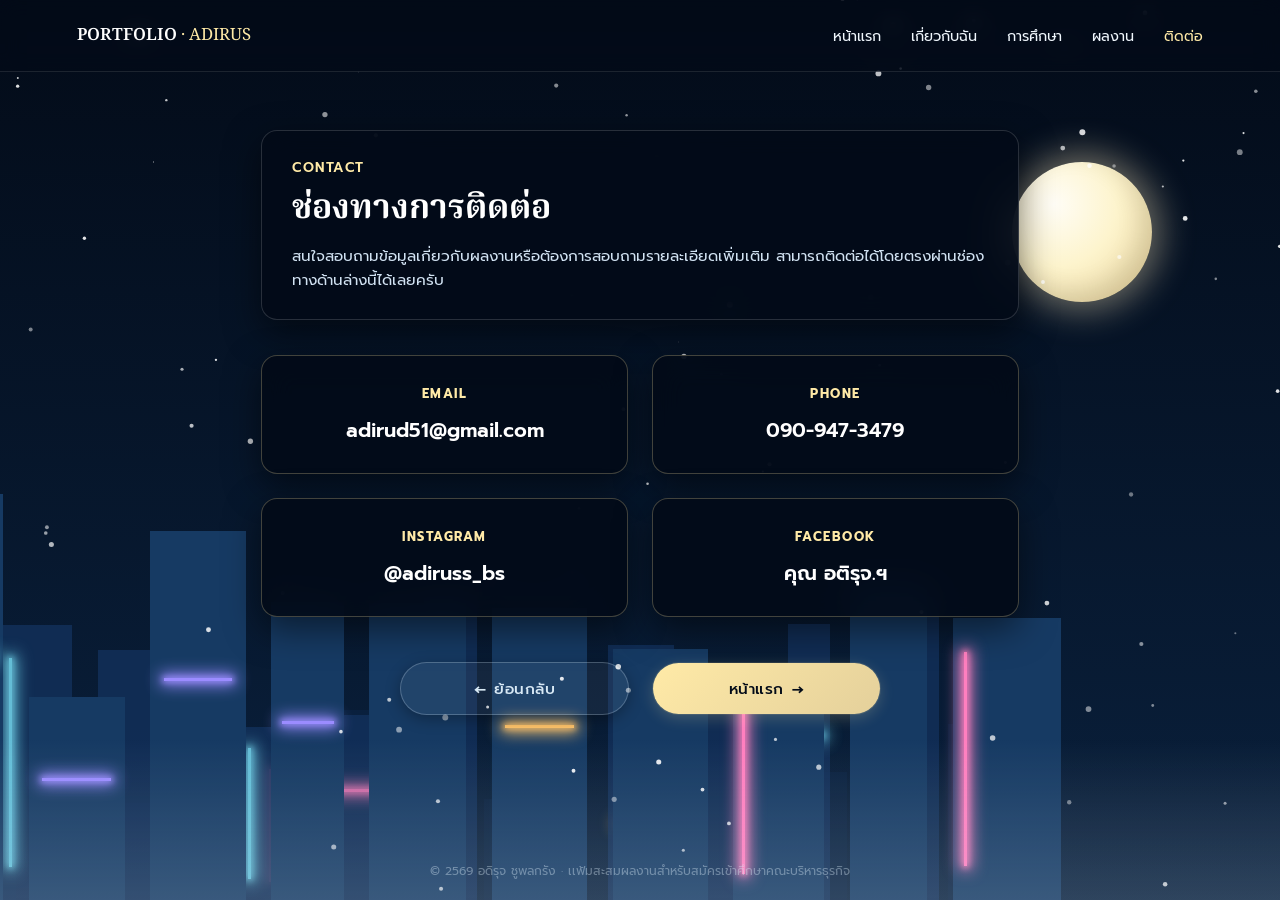
<file: contact.html>
<!DOCTYPE html>
<html lang="th">
<head>
<meta charset="UTF-8">
<meta name="viewport" content="width=device-width, initial-scale=1.0">
<title>ติดต่อ | พอร์ตโฟลิโอ คณะบริหารธุรกิจ</title>
<link rel="preconnect" href="https://fonts.googleapis.com">
<link rel="preconnect" href="https://fonts.gstatic.com" crossorigin>
<link href="https://fonts.googleapis.com/css2?family=Noto+Serif+Thai:wght@400;600;700&family=Prompt:wght@300;400;500;600;700&display=swap" rel="stylesheet">
<style>
  :root {
    --night-top: #030B18; --night-mid: #0B2545; --night-low: #163A63;
    --steel: #3A6EA5; --frost: #F0F7FD; --ice: #F4F9FD;
    --white: #FFFFFF; --gold: #FFEAA7; --silver: #D1E2F2;
  }
  * { margin:0; padding:0; box-sizing:border-box; }
  html { scroll-behavior: smooth; }
  body {
    font-family: 'Prompt', sans-serif; background: var(--night-top); color: var(--frost);
    overflow-x: hidden; min-height: 100vh; display: flex; flex-direction: column; justify-content: space-between;
  }
  
  /* ================= SKY & EFFECTS ================= */
  .sky { position: fixed; inset: 0; z-index: -6; background: linear-gradient(180deg, var(--night-top) 0%, var(--night-mid) 55%, var(--night-low) 100%); background-size: 100% 220%; animation: skyDrift 26s ease-in-out infinite; }
  @keyframes skyDrift { 0%,100% { background-position: 0% 0%; } 50% { background-position: 0% 30%; } }
  .stars { position: fixed; inset: 0; z-index: -5; background-image: radial-gradient(1.5px 1.5px at 12% 18%, rgba(255,255,255,.9), transparent 60%), radial-gradient(1px 1px at 28% 8%, rgba(255,255,255,.7), transparent 60%), radial-gradient(1.5px 1.5px at 44% 26%, rgba(255,255,255,.8), transparent 60%), radial-gradient(1.5px 1.5px at 77% 22%, rgba(255,255,255,.9), transparent 60%), radial-gradient(1px 1px at 53% 38%, rgba(255,255,255,.7), transparent 60%); opacity: 0.8; animation: twinkle 5s ease-in-out infinite alternate; }
  @keyframes twinkle { 0% { opacity: .5; } 100% { opacity: 1; } }
  .ground-mist { position: fixed; left: 0; right: 0; bottom: 0; height: 18vh; z-index: -2; background: linear-gradient(180deg, transparent, rgba(216,233,245,0.18)); pointer-events: none; }
  canvas#snow { position: fixed; inset: 0; z-index: -1; pointer-events: none; }

  /* ================= MOON DESIGN ================= */
  .moon { position: fixed; top: 18vh; right: 10vw; width: 140px; height: 140px; border-radius: 50%; background: radial-gradient(circle at 30% 30%, #FFFDF6 0%, #FDF4CD 45%, #EAD397 100%); box-shadow: 0 0 35px 8px rgba(243, 227, 184, 0.45), inset -10px -10px 25px rgba(0,0,0,0.12); z-index: -3; }

  /* ================= SKYLINE ================= */
  .skyline { position: fixed; left: 0; right: 0; bottom: 0; height: 62vh; z-index: -4; pointer-events: none; }
  .layer { position: absolute; left: -6%; right: -6%; bottom: 0; display: flex; align-items: flex-end; gap: 2vw; transition: transform 0.6s ease-out; }
  .layer-far { opacity: 0.55; filter: blur(0.4px); } .layer-mid { opacity: 0.8; } .layer-near { opacity: 1; }
  .bldg { position: relative; background: var(--bc, var(--night-low)); background-image: linear-gradient(var(--bc, var(--night-low)), var(--bc, var(--night-low))), repeating-linear-gradient(to right, transparent 0 9px, rgba(243, 227, 184, var(--wo,.35)) 9px 12px), repeating-linear-gradient(to bottom, transparent 0 13px, rgba(243, 227, 184, var(--wo,.35)) 13px 16px); background-blend-mode: normal, screen, screen; }
  .bldg::after { content:''; position:absolute; inset:0; background-image: repeating-linear-gradient(to right, transparent 0 9px, rgba(255,255,255,0.9) 9px 12px), repeating-linear-gradient(to bottom, transparent 0 13px, rgba(255,255,255,0.9) 13px 16px); background-blend-mode: screen; opacity: 0; animation: flicker 4.5s ease-in-out infinite; animation-delay: var(--fd, 0s); mix-blend-mode: screen; }
  @keyframes flicker { 0%, 40% { opacity: 0; } 45% { opacity: 0.55; } 55% { opacity: 0.15; } 62% { opacity: 0.6; } 100% { opacity: 0; } }
  .spire { position:absolute; left: 50%; bottom: 100%; transform: translateX(-50%); width: 3px; background: var(--bc, var(--night-low)); }
  .spire::before { content:''; position:absolute; top:-6px; left:50%; transform: translateX(-50%); width:6px; height:6px; border-radius:50%; background: var(--gold); box-shadow: 0 0 8px 2px rgba(243,227,184,.8); }
  .neon-stripe { position:absolute; top: 12%; bottom: 12%; width: 3px; background: var(--nc, #7CE7FF); box-shadow: 0 0 6px 1.5px var(--nc, #7CE7FF), 0 0 16px 4px var(--nc, #7CE7FF); animation: neonPulse 3.2s ease-in-out infinite; animation-delay: var(--nd, 0s); }
  .neon-stripe.left { left: 10%; } .neon-stripe.right { right: 10%; }
  .neon-band { position:absolute; left: 14%; right: 14%; height: 3px; background: var(--nc, #FF7FBF); box-shadow: 0 0 6px 1.5px var(--nc, #FF7FBF), 0 0 16px 4px var(--nc, #FF7FBF); animation: neonPulse 2.6s ease-in-out infinite; animation-delay: var(--nd, 0s); }
  .neon-sign { position:absolute; top: 18%; left: 50%; transform: translateX(-50%); width: 62%; height: 10px; border-radius: 3px; background: var(--nc, #FFC46B); box-shadow: 0 0 8px 2px var(--nc, #FFC46B), 0 0 22px 6px var(--nc, #FFC46B); animation: neonPulse 3.6s ease-in-out infinite; animation-delay: var(--nd, 0s); }
  @keyframes neonPulse { 0%, 100% { opacity: 0.95; filter: brightness(1); } 45% { opacity: 0.55; filter: brightness(0.85); } 50% { opacity: 1; filter: brightness(1.2); } 78%{ opacity: 0.7; } }

  /* ================= NAVIGATION BAR ================= */
  nav { position: fixed; top: 0; left: 0; right: 0; z-index: 50; display: flex; justify-content: space-between; align-items: center; padding: 22px 6vw; background: rgba(3, 11, 24, 0.45); backdrop-filter: blur(10px); -webkit-backdrop-filter: blur(10px); border-bottom: 1px solid rgba(255,255,255,0.1); }
  .brand { font-family: 'Noto Serif Thai', serif; font-weight: 600; color: var(--white); font-size: 1.05rem; }
  .brand span { color: var(--gold); font-weight: 400; }
  .nav-links { display:flex; gap: 30px; list-style:none; }
  .nav-links a { color: var(--frost); text-decoration: none; font-size: 0.9rem; position: relative; padding-bottom: 4px; transition: color 0.25s; }
  .nav-links a.current { color: var(--gold); }
  .nav-links a::after { content:''; position:absolute; left:0; bottom:0; width:0; height:1px; background: var(--gold); transition: width 0.3s ease; }
  .nav-links a:hover { color: var(--white); } .nav-links a:hover::after { width:100%; }
  .nav-toggle { display:none; background:none; border:none; color:var(--white); font-size:1.6rem; cursor:pointer; }

  /* ================= MAIN CONTENT LAYOUT ================= */
  main { position: relative; z-index: 1; width: 100%; max-width: 860px; margin: 0 auto; padding: 130px 4vw 60px; flex-grow: 1; }
  
  /* กล่องครอบหัวข้อเกริ่นนำสีเข้มเด่นชัด (เหมือนหน้าการศึกษา) */
  .header-box {
    background: rgba(3, 11, 24, 0.9);
    border: 1px solid rgba(255, 255, 255, 0.15);
    backdrop-filter: blur(15px);
    -webkit-backdrop-filter: blur(15px);
    border-radius: 16px;
    padding: 26px 30px;
    margin-bottom: 35px;
    box-shadow: 0 12px 35px rgba(0,0,0,0.5);
  }
  .page-category { color: var(--gold); font-size: 0.85rem; font-weight: 600; letter-spacing: 1.5px; text-transform: uppercase; margin-bottom: 4px; }
  .page-title { font-family: 'Noto Serif Thai', serif; color: var(--white); font-size: 2.1rem; font-weight: 700; margin-bottom: 8px; }
  .page-subtitle { color: var(--silver); font-size: 0.95rem; line-height: 1.6; }

  /* ================= CONTACT CARDS SYSTEM (โทนสีทึบคมชัดเหมือนการศึกษา) ================= */
  .contact-grid {
    display: grid;
    grid-template-columns: repeat(2, 1fr);
    gap: 24px;
    margin-bottom: 40px;
  }

  .contact-card {
    background: rgba(3, 11, 24, 0.9); /* สีเข้มพิเศษทึบแสง 90% ของหน้าประวัติการศึกษา */
    border: 1px solid rgba(255, 234, 167, 0.25);
    backdrop-filter: blur(15px);
    -webkit-backdrop-filter: blur(15px);
    border-radius: 16px;
    padding: 28px 24px;
    text-align: center;
    box-shadow: 0 12px 35px rgba(0,0,0,0.5);
    transition: transform 0.3s ease, border-color 0.3s ease, box-shadow 0.3s ease;
  }
  .contact-card:hover {
    transform: translateY(-5px);
    border-color: rgba(255, 234, 167, 0.6);
    box-shadow: 0 12px 38px rgba(255, 234, 167, 0.2);
  }

  .contact-label {
    font-size: 0.8rem;
    color: var(--gold);
    font-weight: 700;
    letter-spacing: 1.5px;
    text-transform: uppercase;
    margin-bottom: 12px;
  }

  .contact-value {
    font-size: 1.25rem;
    font-weight: 600;
    color: var(--white);
    text-decoration: none;
    word-break: break-all;
    transition: color 0.25s ease;
  }
  
  /* เอฟเฟกต์โฮเวอร์สำหรับข้อมูลติดต่อที่เป็นลิงก์ได้ */
  a.contact-value:hover {
    color: var(--gold);
    text-shadow: 0 0 8px rgba(255, 234, 167, 0.4);
  }

  /* ================= BUTTONS NAVIGATION ================= */
  .nav-button-container {
    display: flex;
    justify-content: center;
    align-items: center;
    gap: 24px;
    margin: 45px auto 10px;
    width: 100%;
    max-width: 520px;
    padding: 0 20px;
    position: relative;
    z-index: 10;
  }
  .btn-nav {
    flex: 1;
    text-align: center;
    padding: 14px 30px;
    border-radius: 999px;
    font-size: 0.95rem;
    font-weight: 500;
    text-decoration: none;
    letter-spacing: 0.5px;
    transition: all 0.3s cubic-bezier(0.25, 0.8, 0.25, 1);
    display: inline-flex;
    align-items: center;
    justify-content: center;
    gap: 8px;
    white-space: nowrap;
  }
  .btn-primary {
    background: linear-gradient(135deg, #FFEAA7 0%, #E4D09B 100%);
    color: #030B18;
    box-shadow: 0 4px 15px rgba(255, 234, 167, 0.2), 0 0 0 1px rgba(255, 234, 167, 0.1);
  }
  .btn-primary::after { content: '→'; font-weight: bold; transition: transform 0.2s; }
  .btn-primary:hover {
    transform: translateY(-4px);
    background: #FFFFFF;
    color: #030B18;
    box-shadow: 0 12px 28px rgba(255, 234, 167, 0.45), 0 0 20px rgba(255, 234, 167, 0.2);
  }
  .btn-primary:hover::after { transform: translateX(4px); }
  
  .btn-secondary {
    background: rgba(255, 255, 255, 0.05);
    color: #D8E9F5;
    border: 1px solid rgba(216, 233, 245, 0.25);
    box-shadow: 0 4px 15px rgba(0, 0, 0, 0.3);
  }
  .btn-secondary::before { content: '←'; font-weight: bold; transition: transform 0.2s; }
  .btn-secondary:hover {
    transform: translateY(-4px);
    background: rgba(255, 255, 255, 0.15);
    color: #FFFFFF;
    border-color: rgba(216, 233, 245, 0.6);
    box-shadow: 0 12px 28px rgba(0, 0, 0, 0.45), 0 0 15px rgba(216, 233, 245, 0.1);
  }
  .btn-secondary:hover::before { transform: translateX(-4px); }

  footer.site-end { text-align: center; padding: 20px 6vw; font-size: 0.76rem; color: rgba(216,233,245,0.4); position: relative; z-index: 1; }

  /* Responsive Design */
  @media (max-width: 860px) {
    .nav-links { position: fixed; top:0; right:0; height:100vh; width:70vw; background: rgba(3,11,24,0.97); flex-direction: column; justify-content:center; align-items:flex-start; padding: 40px; gap: 26px; transform: translateX(100%); transition: transform 0.35s ease; }
    .nav-links.open { transform: translateX(0); } .nav-toggle { display:block; }
    .moon { width: 90px; height: 90px; top: 14vh; right: 6vw; }
    .contact-grid { grid-template-columns: 1fr; gap: 20px; }
  }
  @media (max-width: 480px) {
    .header-box { padding: 18px 20px; }
    .contact-card { padding: 22px 18px; }
    .contact-value { font-size: 1.1rem; }
    .nav-button-container { gap: 12px; margin-top: 35px; }
    .btn-nav { padding: 12px 20px; font-size: 0.88rem; }
  }
</style>
</head>
<body>

<div class="sky"></div><div class="stars"></div>
<div class="moon"></div>
<div class="skyline" id="skyline">
  <div class="layer layer-far" id="layerFar"></div>
  <div class="layer layer-mid" id="layerMid"></div>
  <div class="layer layer-near" id="layerNear"></div>
</div>
<div class="ground-mist"></div><canvas id="snow"></canvas>

<nav>
  <div class="brand">PORTFOLIO<span> · ADIRUS</span></div>
  <ul class="nav-links" id="navLinks">
    <li><a href="index.html">หน้าแรก</a></li>
    <li><a href="personal.html">เกี่ยวกับฉัน</a></li>
    <li><a href="education.html">การศึกษา</a></li>
    <li><a href="activities.html">ผลงาน</a></li>
    <li><a href="contact.html" class="current">ติดต่อ</a></li>
  </ul>
  <button class="nav-toggle" id="navToggle">☰</button>
</nav>

<main>
  <!-- กล่องหัวข้อดีไซน์สีเข้มเหมือนประวัติการศึกษา -->
  <div class="header-box">
    <div class="page-category">Contact</div>
    <h1 class="page-title">ช่องทางการติดต่อ</h1>
    <p class="page-subtitle">สนใจสอบถามข้อมูลเกี่ยวกับผลงานหรือต้องการสอบถามรายละเอียดเพิ่มเติม สามารถติดต่อได้โดยตรงผ่านช่องทางด้านล่างนี้ได้เลยครับ</p>
  </div>

  <!-- ตารางกริดกล่องช่องทางติดต่อ สีทึบเด่นชัดและเป็นระเบียบ -->
  <div class="contact-grid">
    
    <!-- 1. EMAIL -->
    <div class="contact-card">
      <div class="contact-label">Email</div>
      <a href="mailto:adirud51@gmail.com" class="contact-value">adirud51@gmail.com</a>
    </div>

    <!-- 2. PHONE -->
    <div class="contact-card">
      <div class="contact-label">Phone</div>
      <a href="tel:090-947-3479" class="contact-value">090-947-3479</a>
    </div>

    <!-- 3. INSTAGRAM -->
    <div class="contact-card">
      <div class="contact-label">Instagram</div>
      <a href="https://instagram.com/adiruss_bs" target="_blank" class="contact-value">@adiruss_bs</a>
    </div>

    <!-- 4. FACEBOOK -->
    <div class="contact-card">
      <div class="contact-label">Facebook</div>
      <a href="https://facebook.com" target="_blank" class="contact-value">คุณ อติรุจ.ฯ</a>
    </div>

  </div>

  <!-- ปุ่มนำทาง -->
  <div class="nav-button-container">
    <a href="activities.html" class="btn-nav btn-secondary">ย้อนกลับ</a>
    <a href="index.html" class="btn-nav btn-primary">หน้าแรก</a>
  </div>
</main>

<footer class="site-end">© 2569 อดิรุจ ชูพลกรัง · เเฟ้มสะสมผลงานสำหรับสมัครเข้าศึกษาคณะบริหารธุรกิจ</footer>

<!-- ระบบเมืองและเอฟเฟกต์ -->
<script>
  const navToggle = document.getElementById('navToggle'); const navLinks = document.getElementById('navLinks');
  navToggle.addEventListener('click', () => navLinks.classList.toggle('open'));
  const palette = ['#0B2545', '#13315C', '#163A63', '#1C4570']; const neonColors = ['#7CE7FF', '#FF7FBF', '#FFC46B', '#9B8CFF'];
  function addNeon(b){ const el = document.createElement('div'); const color = neonColors[Math.floor(Math.random() * neonColors.length)]; el.style.setProperty('--nc', color); el.style.setProperty('--nd', (Math.random() * 3).toFixed(2) + 's'); if(Math.random() < 0.4){ el.className = 'neon-stripe left'; } else { el.className = 'neon-band'; el.style.top = '40%'; } b.appendChild(el); }
  function makeBuilding({ w, h, color, windowOpacity, neon }){ const b = document.createElement('div'); b.className = 'bldg'; b.style.width = w + 'px'; b.style.height = h + 'px'; b.style.setProperty('--bc', color); b.style.setProperty('--wo', windowOpacity); b.style.setProperty('--fd', (Math.random() * 5).toFixed(2) + 's'); if(neon) addNeon(b); return b; }
  function buildLayer(container, { count, minW, maxW, minH, maxH, colorIdx, windowOpacity, neonChance }){ const frag = document.createDocumentFragment(); for(let i = 0; i < count; i++){ const w = minW + Math.random() * (maxW - minW); const h = minH + Math.random() * (maxH - minH); frag.appendChild(makeBuilding({ w, h, color: palette[colorIdx], windowOpacity, neon: Math.random() < neonChance })); } container.appendChild(frag); }
  const layerFar = document.getElementById('layerFar'); const layerMid = document.getElementById('layerMid'); const layerNear = document.getElementById('layerNear');
  buildLayer(layerFar, { count: 16, minW: 30, maxW: 60, minH: 90, maxH: 220, colorIdx: 0, windowOpacity: 0.25, neonChance: 0.1 });
  buildLayer(layerMid, { count: 13, minW: 40, maxW: 85, minH: 140, maxH: 320, colorIdx: 1, windowOpacity: 0.4, neonChance: 0.3 });
  buildLayer(layerNear, { count: 10, minW: 55, maxW: 110, minH: 200, maxH: 420, colorIdx: 2, windowOpacity: 0.55, neonChance: 0.45 });
  window.addEventListener('mousemove', (e) => { const x = (e.clientX / window.innerWidth - 0.5); layerFar.style.transform = `translateX(${x * 10}px)`; layerMid.style.transform = `translateX(${x * 22}px)`; layerNear.style.transform = `translateX(${x * 38}px)`; });
  const canvas = document.getElementById('snow'); const ctx = canvas.getContext('2d'); let W, H, flakes;
  function resize(){ W = canvas.width = window.innerWidth; H = canvas.height = window.innerHeight; } window.addEventListener('resize', resize); resize();
  flakes = Array.from({ length: 100 }, () => ({ x: Math.random() * W, y: Math.random() * H, r: Math.random() * 2 + 1, speedY: Math.random() * 0.8 + 0.4, speedX: Math.random() * 0.4 - 0.2, drift: Math.random() * Math.PI, opacity: Math.random() * 0.5 + 0.4 }));
  function drawSnow(){ ctx.clearRect(0, 0, W, H); ctx.fillStyle = '#FFFFFF'; for(const f of flakes){ ctx.globalAlpha = f.opacity; ctx.beginPath(); ctx.arc(f.x, f.y, f.r, 0, Math.PI * 2); ctx.fill(); f.y += f.speedY; f.x += f.speedX; if(f.y > H){ f.y = -5; f.x = Math.random() * W; } } requestAnimationFrame(drawSnow); } drawSnow();
</script>
</body>
</html>
</file>
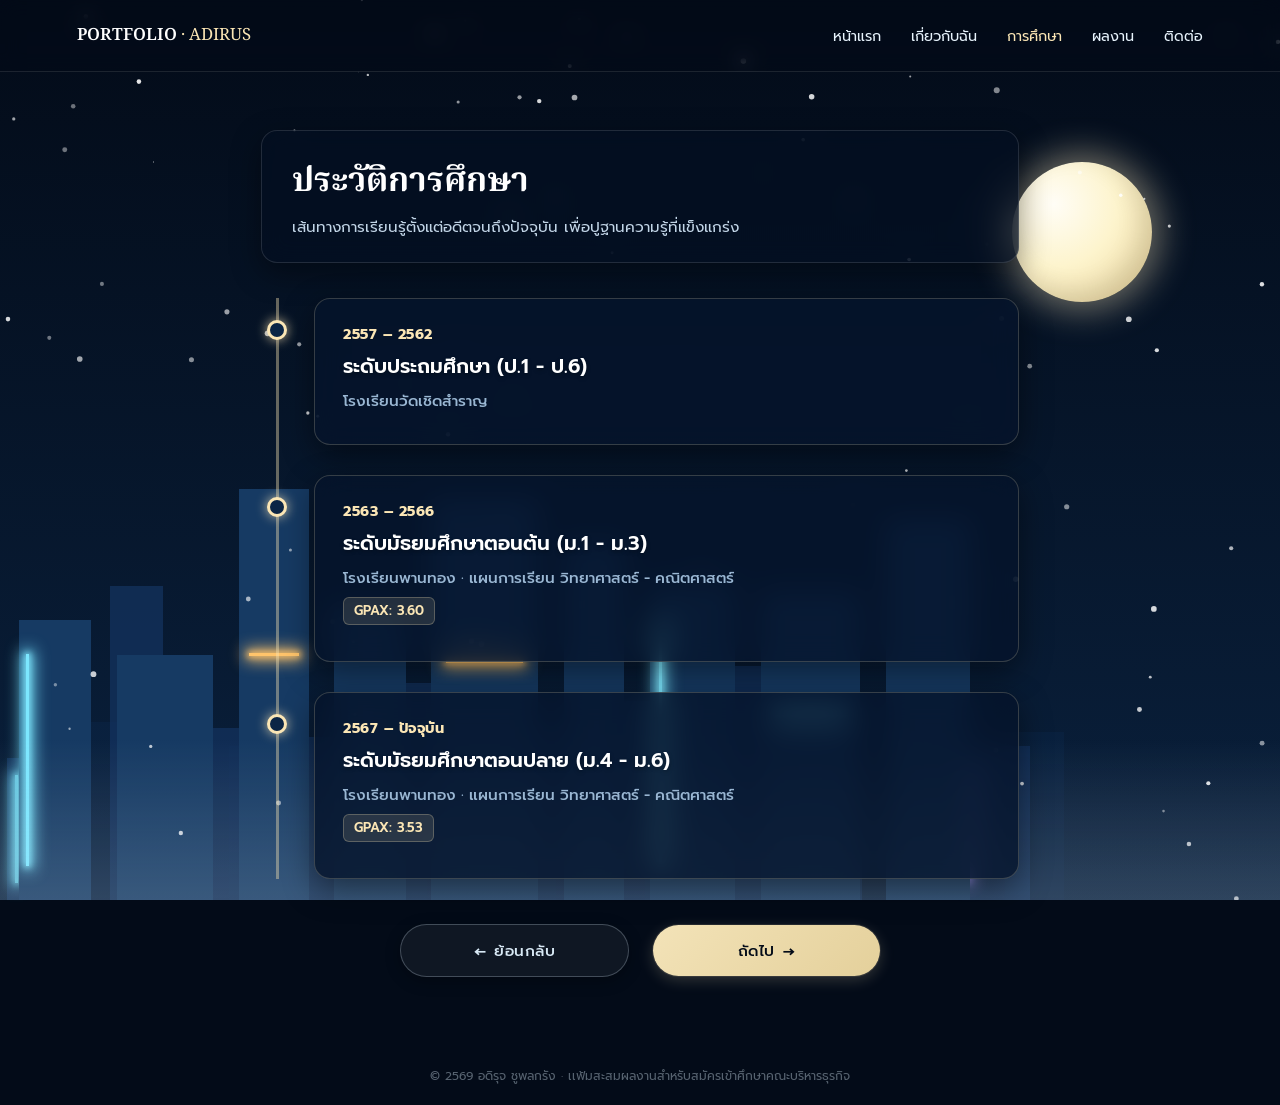
<file: education.html>
<!DOCTYPE html>
<html lang="th">
<head>
<meta charset="UTF-8">
<meta name="viewport" content="width=device-width, initial-scale=1.0">
<title>การศึกษา | พอร์ตโฟลิโอ คณะบริหารธุรกิจ</title>
<link rel="preconnect" href="https://fonts.googleapis.com">
<link rel="preconnect" href="https://fonts.gstatic.com" crossorigin>
<link href="https://fonts.googleapis.com/css2?family=Noto+Serif+Thai:wght@400;600;700&family=Prompt:wght@300;400;500;600;700&display=swap" rel="stylesheet">
<style>
  :root {
    --night-top: #030B18; --night-mid: #0B2545; --night-low: #163A63;
    --steel: #3A6EA5; --frost: #E8F4FD; --ice: #F4F9FD;
    --white: #FFFFFF; --gold: #FBE6B5; --silver: #C2D5E7;
  }
  * { margin:0; padding:0; box-sizing:border-box; }
  html { scroll-behavior: smooth; }
  body {
    font-family: 'Prompt', sans-serif; background: var(--night-top); color: var(--frost);
    overflow-x: hidden; min-height: 100vh; display: flex; flex-direction: column; justify-content: space-between;
  }
  
  /* ================= SKY & EFFECTS (แบบเดิม) ================= */
  .sky { position: fixed; inset: 0; z-index: -6; background: linear-gradient(180deg, var(--night-top) 0%, var(--night-mid) 55%, var(--night-low) 100%); background-size: 100% 220%; animation: skyDrift 26s ease-in-out infinite; }
  @keyframes skyDrift { 0%,100% { background-position: 0% 0%; } 50% { background-position: 0% 30%; } }
  .stars { position: fixed; inset: 0; z-index: -5; background-image: radial-gradient(1.5px 1.5px at 12% 18%, rgba(255,255,255,.9), transparent 60%), radial-gradient(1px 1px at 28% 8%, rgba(255,255,255,.7), transparent 60%), radial-gradient(1.5px 1.5px at 44% 26%, rgba(255,255,255,.8), transparent 60%), radial-gradient(1.5px 1.5px at 77% 22%, rgba(255,255,255,.9), transparent 60%), radial-gradient(1px 1px at 53% 38%, rgba(255,255,255,.7), transparent 60%); opacity: 0.8; animation: twinkle 5s ease-in-out infinite alternate; }
  @keyframes twinkle { 0% { opacity: .5; } 100% { opacity: 1; } }
  .ground-mist { position: fixed; left: 0; right: 0; bottom: 0; height: 18vh; z-index: -2; background: linear-gradient(180deg, transparent, rgba(216,233,245,0.18)); pointer-events: none; }
  canvas#snow { position: fixed; inset: 0; z-index: -1; pointer-events: none; }

  /* ================= MOON DESIGN (แบบเดิม) ================= */
  .moon { position: fixed; top: 18vh; right: 10vw; width: 140px; height: 140px; border-radius: 50%; background: radial-gradient(circle at 30% 30%, #FFFDF6 0%, #FDF4CD 45%, #EAD397 100%); box-shadow: 0 0 35px 8px rgba(243, 227, 184, 0.45), inset -10px -10px 25px rgba(0,0,0,0.12); z-index: -3; }

  /* ================= SKYLINE (แบบเดิม) ================= */
  .skyline { position: fixed; left: 0; right: 0; bottom: 0; height: 62vh; z-index: -4; pointer-events: none; }
  .layer { position: absolute; left: -6%; right: -6%; bottom: 0; display: flex; align-items: flex-end; gap: 2vw; transition: transform 0.6s ease-out; }
  .layer-far { opacity: 0.55; filter: blur(0.4px); } .layer-mid { opacity: 0.8; } .layer-near { opacity: 1; }
  .bldg { position: relative; background: var(--bc, var(--night-low)); background-image: linear-gradient(var(--bc, var(--night-low)), var(--bc, var(--night-low))), repeating-linear-gradient(to right, transparent 0 9px, rgba(243, 227, 184, var(--wo,.35)) 9px 12px), repeating-linear-gradient(to bottom, transparent 0 13px, rgba(243, 227, 184, var(--wo,.35)) 13px 16px); background-blend-mode: normal, screen, screen; }
  .bldg::after { content:''; position:absolute; inset:0; background-image: repeating-linear-gradient(to right, transparent 0 9px, rgba(255,255,255,0.9) 9px 12px), repeating-linear-gradient(to bottom, transparent 0 13px, rgba(255,255,255,0.9) 13px 16px); background-blend-mode: screen; opacity: 0; animation: flicker 4.5s ease-in-out infinite; animation-delay: var(--fd, 0s); mix-blend-mode: screen; }
  @keyframes flicker { 0%, 40% { opacity: 0; } 45% { opacity: 0.55; } 55% { opacity: 0.15; } 62% { opacity: 0.6; } 100% { opacity: 0; } }
  .spire { position:absolute; left: 50%; bottom: 100%; transform: translateX(-50%); width: 3px; background: var(--bc, var(--night-low)); }
  .spire::before { content:''; position:absolute; top:-6px; left:50%; transform: translateX(-50%); width:6px; height:6px; border-radius:50%; background: var(--gold); box-shadow: 0 0 8px 2px rgba(243,227,184,.8); }
  .neon-stripe { position:absolute; top: 12%; bottom: 12%; width: 3px; background: var(--nc, #7CE7FF); box-shadow: 0 0 6px 1.5px var(--nc, #7CE7FF), 0 0 16px 4px var(--nc, #7CE7FF); animation: neonPulse 3.2s ease-in-out infinite; animation-delay: var(--nd, 0s); }
  .neon-stripe.left { left: 10%; } .neon-stripe.right { right: 10%; }
  .neon-band { position:absolute; left: 14%; right: 14%; height: 3px; background: var(--nc, #FF7FBF); box-shadow: 0 0 6px 1.5px var(--nc, #FF7FBF), 0 0 16px 4px var(--nc, #FF7FBF); animation: neonPulse 2.6s ease-in-out infinite; animation-delay: var(--nd, 0s); }
  .neon-sign { position:absolute; top: 18%; left: 50%; transform: translateX(-50%); width: 62%; height: 10px; border-radius: 3px; background: var(--nc, #FFC46B); box-shadow: 0 0 8px 2px var(--nc, #FFC46B), 0 0 22px 6px var(--nc, #FFC46B); animation: neonPulse 3.6s ease-in-out infinite; animation-delay: var(--nd, 0s); }
  @keyframes neonPulse { 0%, 100% { opacity: 0.95; filter: brightness(1); } 45% { opacity: 0.55; filter: brightness(0.85); } 50% { opacity: 1; filter: brightness(1.2); } 78%{ opacity: 0.7; } }

  /* ================= NAVIGATION BAR ================= */
  nav { position: fixed; top: 0; left: 0; right: 0; z-index: 50; display: flex; justify-content: space-between; align-items: center; padding: 22px 6vw; background: rgba(3, 11, 24, 0.45); backdrop-filter: blur(10px); -webkit-backdrop-filter: blur(10px); border-bottom: 1px solid rgba(255,255,255,0.1); }
  .brand { font-family: 'Noto Serif Thai', serif; font-weight: 600; color: var(--white); font-size: 1.05rem; }
  .brand span { color: var(--gold); font-weight: 400; }
  .nav-links { display:flex; gap: 30px; list-style:none; }
  .nav-links a { color: var(--frost); text-decoration: none; font-size: 0.9rem; position: relative; padding-bottom: 4px; transition: color 0.25s; }
  .nav-links a.current { color: var(--gold); }
  .nav-links a::after { content:''; position:absolute; left:0; bottom:0; width:0; height:1px; background: var(--gold); transition: width 0.3s ease; }
  .nav-links a:hover { color: var(--white); } .nav-links a:hover::after { width:100%; }
  .nav-toggle { display:none; background:none; border:none; color:var(--white); font-size:1.6rem; cursor:pointer; }

  /* ================= MAIN CONTENT LAYOUT ================= */
  main { position: relative; z-index: 1; width: 100%; max-width: 860px; margin: 0 auto; padding: 130px 4vw 60px; flex-grow: 1; }
  
  /* กล่องครอบข้อความหัวข้อด้านบน */
  .header-box {
    background: rgba(4, 15, 33, 0.7);
    border: 1px solid rgba(255, 255, 255, 0.12);
    backdrop-filter: blur(12px);
    -webkit-backdrop-filter: blur(12px);
    border-radius: 16px;
    padding: 24px 30px;
    margin-bottom: 35px;
    box-shadow: 0 10px 30px rgba(0,0,0,0.4);
  }
  .page-title { font-family: 'Noto Serif Thai', serif; color: var(--white); font-size: 2.1rem; font-weight: 700; margin-bottom: 6px; }
  .page-subtitle { color: var(--silver); font-size: 0.95rem; }

  /* ================= TIMELINE SYSTEM (พร้อมกล่องข้อความทึบแสงอ่านง่าย) ================= */
  .timeline { position: relative; border-left: 3px solid rgba(251, 230, 181, 0.4); margin-left: 15px; padding-left: 35px; }
  
  .timeline-item { position: relative; margin-bottom: 30px; }
  .timeline-item:last-child { margin-bottom: 10px; }
  
  /* วงกลมบนเส้น Timeline */
  .timeline-dot { position: absolute; left: -47px; top: 22px; width: 20px; height: 20px; border-radius: 50%; background: var(--night-mid); border: 3.5px solid var(--gold); box-shadow: 0 0 12px rgba(251, 230, 181, 0.8); transition: all 0.3s ease; z-index: 2; }
  .timeline-item:hover .timeline-dot { background: var(--gold); transform: scale(1.2); }
  
  /* กล่องข้อความครอบเนื้อหาการเรียนเพื่อความชัดเจนสูง */
  .timeline-card {
    background: rgba(5, 20, 43, 0.82); /* เพิ่มความทึบแสงเป็นพิเศษให้อ่านข้อความชัดเจน */
    border: 1px solid rgba(251, 230, 181, 0.2);
    backdrop-filter: blur(14px);
    -webkit-backdrop-filter: blur(14px);
    border-radius: 16px;
    padding: 24px 28px;
    box-shadow: 0 10px 32px rgba(0,0,0,0.45);
    transition: transform 0.3s ease, border-color 0.3s ease, box-shadow 0.3s ease;
  }
  .timeline-card:hover {
    transform: translateX(6px);
    border-color: rgba(251, 230, 181, 0.5);
    box-shadow: 0 12px 35px rgba(251, 230, 181, 0.15);
  }

  .timeline-year { font-size: 0.9rem; color: var(--gold); font-weight: 700; margin-bottom: 6px; letter-spacing: 0.5px; }
  .timeline-title { font-size: 1.25rem; font-weight: 600; color: var(--white); margin-bottom: 8px; text-shadow: 0 2px 4px rgba(0,0,0,0.3); }
  .timeline-school { font-size: 0.95rem; color: #9AB7D3; margin-bottom: 8px; font-weight: 500; }
  .timeline-gpa { display: inline-block; background: rgba(251, 230, 181, 0.12); color: var(--gold); padding: 3px 10px; border-radius: 6px; font-size: 0.82rem; font-weight: 600; margin-bottom: 12px; border: 1px solid rgba(251, 230, 181, 0.25); }
  .timeline-desc { font-size: 0.92rem; color: var(--frost); line-height: 1.6; }

  /* ================= BUTTONS NAVIGATION ================= */
  .nav-button-container {
    display: flex;
    justify-content: center;
    align-items: center;
    gap: 24px;
    margin: 45px auto 10px;
    width: 100%;
    max-width: 520px;
    padding: 0 20px;
    position: relative;
    z-index: 10;
  }
  .btn-nav {
    flex: 1;
    text-align: center;
    padding: 14px 30px;
    border-radius: 999px;
    font-size: 0.95rem;
    font-weight: 500;
    text-decoration: none;
    letter-spacing: 0.5px;
    transition: all 0.3s cubic-bezier(0.25, 0.8, 0.25, 1);
    display: inline-flex;
    align-items: center;
    justify-content: center;
    gap: 8px;
    white-space: nowrap;
  }
  .btn-primary {
    background: linear-gradient(135deg, #F3E3B8 0%, #E4D09B 100%);
    color: #030B18;
    box-shadow: 0 4px 15px rgba(243, 227, 184, 0.2), 0 0 0 1px rgba(243, 227, 184, 0.1);
  }
  .btn-primary::after { content: '→'; font-weight: bold; transition: transform 0.2s; }
  .btn-primary:hover {
    transform: translateY(-4px);
    background: #FFFFFF;
    color: #030B18;
    box-shadow: 0 12px 28px rgba(243, 227, 184, 0.45), 0 0 20px rgba(243, 227, 184, 0.2);
  }
  .btn-primary:hover::after { transform: translateX(4px); }
  
  .btn-secondary {
    background: rgba(255, 255, 255, 0.05);
    color: #D8E9F5;
    border: 1px solid rgba(216, 233, 245, 0.25);
    box-shadow: 0 4px 15px rgba(0, 0, 0, 0.3);
  }
  .btn-secondary::before { content: '←'; font-weight: bold; transition: transform 0.2s; }
  .btn-secondary:hover {
    transform: translateY(-4px);
    background: rgba(255, 255, 255, 0.15);
    color: #FFFFFF;
    border-color: rgba(216, 233, 245, 0.6);
    box-shadow: 0 12px 28px rgba(0, 0, 0, 0.45), 0 0 15px rgba(216, 233, 245, 0.1);
  }
  .btn-secondary:hover::before { transform: translateX(-4px); }

  footer.site-end { text-align: center; padding: 20px 6vw; font-size: 0.76rem; color: rgba(216,233,245,0.4); position: relative; z-index: 1; }

  /* Responsive Design */
  @media (max-width: 860px) {
    .nav-links { position: fixed; top:0; right:0; height:100vh; width:70vw; background: rgba(3,11,24,0.97); flex-direction: column; justify-content:center; align-items:flex-start; padding: 40px; gap: 26px; transform: translateX(100%); transition: transform 0.35s ease; }
    .nav-links.open { transform: translateX(0); } .nav-toggle { display:block; }
    .moon { width: 90px; height: 90px; top: 14vh; right: 6vw; }
    .timeline { padding-left: 20px; }
    .timeline-dot { left: -32px; }
  }
  @media (max-width: 480px) {
    .header-box { padding: 18px 20px; }
    .timeline-card { padding: 18px 20px; }
    .nav-button-container { gap: 12px; margin-top: 35px; }
    .btn-nav { padding: 12px 20px; font-size: 0.88rem; }
  }
</style>
</head>
<body>

<div class="sky"></div><div class="stars"></div>
<div class="moon"></div>
<div class="skyline" id="skyline">
  <div class="layer layer-far" id="layerFar"></div>
  <div class="layer layer-mid" id="layerMid"></div>
  <div class="layer layer-near" id="layerNear"></div>
</div>
<div class="ground-mist"></div><canvas id="snow"></canvas>

<nav>
  <div class="brand">PORTFOLIO<span> · ADIRUS</span></div>
  <ul class="nav-links" id="navLinks">
    <li><a href="index.html">หน้าแรก</a></li>
    <li><a href="personal.html">เกี่ยวกับฉัน</a></li>
    <li><a href="education.html" class="current">การศึกษา</a></li>
    <li><a href="activities.html">ผลงาน</a></li>
    <li><a href="contact.html">ติดต่อ</a></li>
  </ul>
  <button class="nav-toggle" id="navToggle">☰</button>
</nav>

<main>
  <!-- ส่วนหัวข้อที่ปรับใส่กล่องครอบให้อ่านง่ายเด่นชัดขึ้น -->
  <div class="header-box">
    <h1 class="page-title">ประวัติการศึกษา</h1>
    <p class="page-subtitle">เส้นทางการเรียนรู้ตั้งแต่อดีตจนถึงปัจจุบัน เพื่อปูฐานความรู้ที่แข็งแกร่ง</p>
  </div>

  <!-- TIMELINE เรียงจากประถมไปจนถึงมัธยมปลาย พร้อมกล่องครอบข้อความ -->
  <div class="timeline">
    
    <!-- 1. ระดับประถมศึกษา -->
    <div class="timeline-item">
      <div class="timeline-dot"></div>
      <div class="timeline-card">
        <div class="timeline-year">2557 – 2562</div>
        <h3 class="timeline-title">ระดับประถมศึกษา (ป.1 - ป.6)</h3>
        <div class="timeline-school">โรงเรียนวัดเชิดสำราญ</div>

      </div>
    </div>

    <!-- 2. ระดับมัธยมศึกษาตอนต้น -->
    <div class="timeline-item">
      <div class="timeline-dot"></div>
      <div class="timeline-card">
        <div class="timeline-year">2563 – 2566</div>
        <h3 class="timeline-title">ระดับมัธยมศึกษาตอนต้น (ม.1 - ม.3)</h3>
        <div class="timeline-school">โรงเรียนพานทอง · แผนการเรียน วิทยาศาสตร์ - คณิตศาสตร์</div>
        <div class="timeline-gpa">GPAX: 3.60</div>

      </div>
    </div>

    <!-- 3. ระดับมัธยมศึกษาตอนปลาย -->
    <div class="timeline-item">
      <div class="timeline-dot"></div>
      <div class="timeline-card">
        <div class="timeline-year">2567 – ปัจจุบัน</div>
        <h3 class="timeline-title">ระดับมัธยมศึกษาตอนปลาย (ม.4 - ม.6)</h3>
        <div class="timeline-school">โรงเรียนพานทอง · แผนการเรียน วิทยาศาสตร์ - คณิตศาสตร์</div>
        <div class="timeline-gpa">GPAX: 3.53</div>
       
      </div>
    </div>

  </div>

  <!-- ปุ่มนำทางดีไซน์พรีเมียม -->
  <div class="nav-button-container">
    <a href="personal.html" class="btn-nav btn-secondary">ย้อนกลับ</a>
    <a href="activities.html" class="btn-nav btn-primary">ถัดไป</a>
  </div>
</main>
  <footer class="site-end">© 2569 อดิรุจ ชูพลกรัง · เเฟ้มสะสมผลงานสำหรับสมัครเข้าศึกษาคณะบริหารธุรกิจ</footer>



<!-- ระบบเมืองและเอฟเฟกต์ (แบบเดิม) -->
<script>
  const navToggle = document.getElementById('navToggle'); const navLinks = document.getElementById('navLinks');
  navToggle.addEventListener('click', () => navLinks.classList.toggle('open'));
  const palette = ['#0B2545', '#13315C', '#163A63', '#1C4570']; const neonColors = ['#7CE7FF', '#FF7FBF', '#FFC46B', '#9B8CFF'];
  function addNeon(b){ const el = document.createElement('div'); const color = neonColors[Math.floor(Math.random() * neonColors.length)]; el.style.setProperty('--nc', color); el.style.setProperty('--nd', (Math.random() * 3).toFixed(2) + 's'); if(Math.random() < 0.4){ el.className = 'neon-stripe left'; } else { el.className = 'neon-band'; el.style.top = '40%'; } b.appendChild(el); }
  function makeBuilding({ w, h, color, windowOpacity, neon }){ const b = document.createElement('div'); b.className = 'bldg'; b.style.width = w + 'px'; b.style.height = h + 'px'; b.style.setProperty('--bc', color); b.style.setProperty('--wo', windowOpacity); b.style.setProperty('--fd', (Math.random() * 5).toFixed(2) + 's'); if(neon) addNeon(b); return b; }
  function buildLayer(container, { count, minW, maxW, minH, maxH, colorIdx, windowOpacity, neonChance }){ const frag = document.createDocumentFragment(); for(let i = 0; i < count; i++){ const w = minW + Math.random() * (maxW - minW); const h = minH + Math.random() * (maxH - minH); frag.appendChild(makeBuilding({ w, h, color: palette[colorIdx], windowOpacity, neon: Math.random() < neonChance })); } container.appendChild(frag); }
  const layerFar = document.getElementById('layerFar'); const layerMid = document.getElementById('layerMid'); const layerNear = document.getElementById('layerNear');
  buildLayer(layerFar, { count: 16, minW: 30, maxW: 60, minH: 90, maxH: 220, colorIdx: 0, windowOpacity: 0.25, neonChance: 0.1 });
  buildLayer(layerMid, { count: 13, minW: 40, maxW: 85, minH: 140, maxH: 320, colorIdx: 1, windowOpacity: 0.4, neonChance: 0.3 });
  buildLayer(layerNear, { count: 10, minW: 55, maxW: 110, minH: 200, maxH: 420, colorIdx: 2, windowOpacity: 0.55, neonChance: 0.45 });
  window.addEventListener('mousemove', (e) => { const x = (e.clientX / window.innerWidth - 0.5); layerFar.style.transform = `translateX(${x * 10}px)`; layerMid.style.transform = `translateX(${x * 22}px)`; layerNear.style.transform = `translateX(${x * 38}px)`; });
  const canvas = document.getElementById('snow'); const ctx = canvas.getContext('2d'); let W, H, flakes;
  function resize(){ W = canvas.width = window.innerWidth; H = canvas.height = window.innerHeight; } window.addEventListener('resize', resize); resize();
  flakes = Array.from({ length: 100 }, () => ({ x: Math.random() * W, y: Math.random() * H, r: Math.random() * 2 + 1, speedY: Math.random() * 0.8 + 0.4, speedX: Math.random() * 0.4 - 0.2, drift: Math.random() * Math.PI, opacity: Math.random() * 0.5 + 0.4 }));
  function drawSnow(){ ctx.clearRect(0, 0, W, H); ctx.fillStyle = '#FFFFFF'; for(const f of flakes){ ctx.globalAlpha = f.opacity; ctx.beginPath(); ctx.arc(f.x, f.y, f.r, 0, Math.PI * 2); ctx.fill(); f.y += f.speedY; f.x += f.speedX; if(f.y > H){ f.y = -5; f.x = Math.random() * W; } } requestAnimationFrame(drawSnow); } drawSnow();
</script>
</body>
</html>
</file>
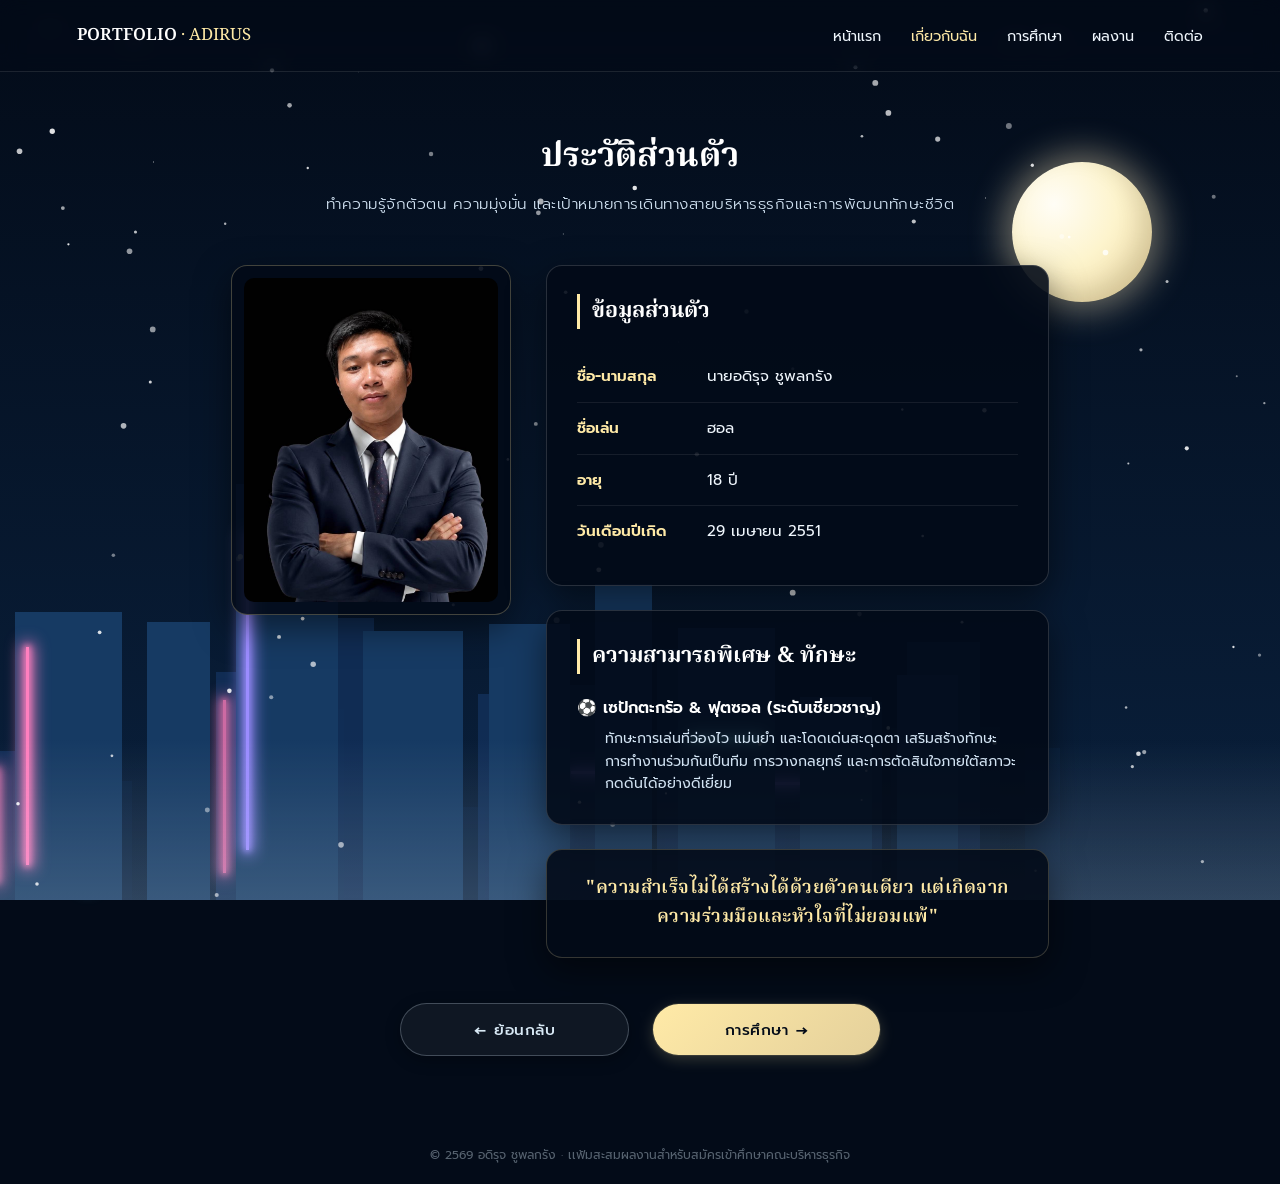
<file: personal.html>
<!DOCTYPE html>
<html lang="th">
<head>
<meta charset="UTF-8">
<meta name="viewport" content="width=device-width, initial-scale=1.0">
<title>เกี่ยวกับฉัน | พอร์ตโฟลิโอ คณะบริหารธุรกิจ</title>
<link rel="preconnect" href="https://fonts.googleapis.com">
<link rel="preconnect" href="https://fonts.gstatic.com" crossorigin>
<link href="https://fonts.googleapis.com/css2?family=Noto+Serif+Thai:wght@400;600;700&family=Prompt:wght@300;400;500;600;700&display=swap" rel="stylesheet">
<style>
  :root {
    --night-top: #030B18; --night-mid: #0B2545; --night-low: #163A63;
    --steel: #3A6EA5; --frost: #F0F7FD; --ice: #F4F9FD;
    --white: #FFFFFF; --gold: #FFEAA7; --silver: #D1E2F2;
  }
  * { margin:0; padding:0; box-sizing:border-box; }
  html { scroll-behavior: smooth; }
  body {
    font-family: 'Prompt', sans-serif; background: var(--night-top); color: var(--frost);
    overflow-x: hidden; min-height: 100vh; display: flex; flex-direction: column; justify-content: space-between;
  }
  
  /* ================= SKY & EFFECTS ================= */
  .sky { position: fixed; inset: 0; z-index: -6; background: linear-gradient(180deg, var(--night-top) 0%, var(--night-mid) 55%, var(--night-low) 100%); background-size: 100% 220%; animation: skyDrift 26s ease-in-out infinite; }
  @keyframes skyDrift { 0%,100% { background-position: 0% 0%; } 50% { background-position: 0% 30%; } }
  .stars { position: fixed; inset: 0; z-index: -5; background-image: radial-gradient(1.5px 1.5px at 12% 18%, rgba(255,255,255,.9), transparent 60%), radial-gradient(1px 1px at 28% 8%, rgba(255,255,255,.7), transparent 60%), radial-gradient(1.5px 1.5px at 44% 26%, rgba(255,255,255,.8), transparent 60%), radial-gradient(1.5px 1.5px at 77% 22%, rgba(255,255,255,.9), transparent 60%), radial-gradient(1px 1px at 53% 38%, rgba(255,255,255,.7), transparent 60%); opacity: 0.8; animation: twinkle 5s ease-in-out infinite alternate; }
  @keyframes twinkle { 0% { opacity: .5; } 100% { opacity: 1; } }
  .ground-mist { position: fixed; left: 0; right: 0; bottom: 0; height: 18vh; z-index: -2; background: linear-gradient(180deg, transparent, rgba(216,233,245,0.18)); pointer-events: none; }
  canvas#snow { position: fixed; inset: 0; z-index: -1; pointer-events: none; }

  /* ================= MOON DESIGN ================= */
  .moon { position: fixed; top: 18vh; right: 10vw; width: 140px; height: 140px; border-radius: 50%; background: radial-gradient(circle at 30% 30%, #FFFDF6 0%, #FDF4CD 45%, #EAD397 100%); box-shadow: 0 0 35px 8px rgba(243, 227, 184, 0.45), inset -10px -10px 25px rgba(0,0,0,0.12); z-index: -3; }

  /* ================= SKYLINE ================= */
  .skyline { position: fixed; left: 0; right: 0; bottom: 0; height: 62vh; z-index: -4; pointer-events: none; }
  .layer { position: absolute; left: -6%; right: -6%; bottom: 0; display: flex; align-items: flex-end; gap: 2vw; transition: transform 0.6s ease-out; }
  .layer-far { opacity: 0.55; filter: blur(0.4px); } .layer-mid { opacity: 0.8; } .layer-near { opacity: 1; }
  .bldg { position: relative; background: var(--bc, var(--night-low)); background-image: linear-gradient(var(--bc, var(--night-low)), var(--bc, var(--night-low))), repeating-linear-gradient(to right, transparent 0 9px, rgba(243, 227, 184, var(--wo,.35)) 9px 12px), repeating-linear-gradient(to bottom, transparent 0 13px, rgba(243, 227, 184, var(--wo,.35)) 13px 16px); background-blend-mode: normal, screen, screen; }
  .bldg::after { content:''; position:absolute; inset:0; background-image: repeating-linear-gradient(to right, transparent 0 9px, rgba(255,255,255,0.9) 9px 12px), repeating-linear-gradient(to bottom, transparent 0 13px, rgba(255,255,255,0.9) 13px 16px); background-blend-mode: screen; opacity: 0; animation: flicker 4.5s ease-in-out infinite; animation-delay: var(--fd, 0s); mix-blend-mode: screen; }
  @keyframes flicker { 0%, 40% { opacity: 0; } 45% { opacity: 0.55; } 55% { opacity: 0.15; } 62% { opacity: 0.6; } 100% { opacity: 0; } }
  .spire { position:absolute; left: 50%; bottom: 100%; transform: translateX(-50%); width: 3px; background: var(--bc, var(--night-low)); }
  .spire::before { content:''; position:absolute; top:-6px; left:50%; transform: translateX(-50%); width:6px; height:6px; border-radius:50%; background: var(--gold); box-shadow: 0 0 8px 2px rgba(243,227,184,.8); }
  .neon-stripe { position:absolute; top: 12%; bottom: 12%; width: 3px; background: var(--nc, #7CE7FF); box-shadow: 0 0 6px 1.5px var(--nc, #7CE7FF), 0 0 16px 4px var(--nc, #7CE7FF); animation: neonPulse 3.2s ease-in-out infinite; animation-delay: var(--nd, 0s); }
  .neon-stripe.left { left: 10%; } .neon-stripe.right { right: 10%; }
  .neon-band { position:absolute; left: 14%; right: 14%; height: 3px; background: var(--nc, #FF7FBF); box-shadow: 0 0 6px 1.5px var(--nc, #FF7FBF), 0 0 16px 4px var(--nc, #FF7FBF); animation: neonPulse 2.6s ease-in-out infinite; animation-delay: var(--nd, 0s); }
  .neon-sign { position:absolute; top: 18%; left: 50%; transform: translateX(-50%); width: 62%; height: 10px; border-radius: 3px; background: var(--nc, #FFC46B); box-shadow: 0 0 8px 2px var(--nc, #FFC46B), 0 0 22px 6px var(--nc, #FFC46B); animation: neonPulse 3.6s ease-in-out infinite; animation-delay: var(--nd, 0s); }
  @keyframes neonPulse { 0%, 100% { opacity: 0.95; filter: brightness(1); } 45% { opacity: 0.55; filter: brightness(0.85); } 50% { opacity: 1; filter: brightness(1.2); } 78%{ opacity: 0.7; } }

  /* ================= NAVIGATION BAR ================= */
  nav { position: fixed; top: 0; left: 0; right: 0; z-index: 50; display: flex; justify-content: space-between; align-items: center; padding: 22px 6vw; background: rgba(3, 11, 24, 0.45); backdrop-filter: blur(10px); -webkit-backdrop-filter: blur(10px); border-bottom: 1px solid rgba(255,255,255,0.1); }
  .brand { font-family: 'Noto Serif Thai', serif; font-weight: 600; color: var(--white); font-size: 1.05rem; }
  .brand span { color: var(--gold); font-weight: 400; }
  .nav-links { display:flex; gap: 30px; list-style:none; }
  .nav-links a { color: var(--frost); text-decoration: none; font-size: 0.9rem; position: relative; padding-bottom: 4px; transition: color 0.25s; }
  .nav-links a.current { color: var(--gold); }
  .nav-links a::after { content:''; position:absolute; left:0; bottom:0; width:0; height:1px; background: var(--gold); transition: width 0.3s ease; }
  .nav-links a:hover { color: var(--white); } .nav-links a:hover::after { width:100%; }
  .nav-toggle { display:none; background:none; border:none; color:var(--white); font-size:1.6rem; cursor:pointer; }

  /* ================= MAIN CONTENT LAYOUT ================= */
  main { position: relative; z-index: 1; width: 100%; max-width: 920px; margin: 0 auto; padding: 130px 4vw 60px; flex-grow: 1; }
  
  /* หัวข้อหน้าเพจ (ปรับรูปแบบให้เหมือน Education) */
  .page-header { text-align: center; margin-bottom: 50px; }
  .page-title { font-family: 'Noto Serif Thai', serif; font-size: 2.1rem; color: var(--white); font-weight: 700; margin-bottom: 8px; }
  .page-subtitle { font-size: 0.95rem; color: var(--silver); font-weight: 300; letter-spacing: 0.5px; }

  /* โครงสร้างแบบกริดแบ่ง ซ้าย-ขวา */
  .profile-grid { display: grid; grid-template-columns: 280px 1fr; gap: 35px; align-items: start; }

  /* ================= ฝั่งซ้าย: กล่องใส่รูปโปรไฟล์ ================= */
  .profile-left { display: flex; flex-direction: column; align-items: center; justify-content: center; width: 100%; }
  
  .photo-frame {
    width: 280px;
    height: 350px;
    background: rgba(3, 11, 24, 0.9);
    border: 1px solid rgba(255, 234, 167, 0.25);
    border-radius: 16px;
    padding: 12px;
    box-shadow: 0 12px 35px rgba(0,0,0,0.5);
    transition: transform 0.3s ease;
    display: flex;
    justify-content: center;
    align-items: center;
    overflow: hidden;
  }
  .photo-frame:hover { transform: translateY(-4px); }
  
  /* รูปภาพโปรไฟล์ของคุณแอนฟิลด์ */
  .photo-frame img {
    width: 100%;
    height: 100%;
    object-fit: cover;
    border-radius: 10px;
  }

  /* ================= ฝั่งขวา: กล่องข้อมูลและเนื้อหา ================= */
  .profile-right { display: flex; flex-direction: column; gap: 24px; width: 100%; }

  /* กล่องข้อมูลสไตล์หน้าการศึกษา */
  .education-style-box {
    background: rgba(3, 11, 24, 0.9);
    border: 1px solid rgba(255, 255, 255, 0.15);
    border-radius: 16px;
    padding: 28px 30px;
    box-shadow: 0 12px 35px rgba(0,0,0,0.5);
  }

  /* หัวข้อกล่องแบบมีเส้นตกแต่งด้านหน้า */
  .box-title {
    font-family: 'Noto Serif Thai', serif;
    font-size: 1.35rem;
    color: var(--white);
    margin-bottom: 22px;
    display: flex;
    align-items: center;
    gap: 10px;
    border-left: 3px solid var(--gold);
    padding-left: 12px;
  }

  /* ตารางข้อมูลส่วนตัว */
  .info-table { width: 100%; border-collapse: collapse; }
  .info-table tr { border-bottom: 1px solid rgba(255, 255, 255, 0.08); }
  .info-table tr:last-child { border-bottom: none; }
  .info-table td { padding: 14px 0; font-size: 0.95rem; line-height: 1.5; }
  .info-label { width: 130px; font-weight: 600; color: var(--gold); }
  .info-value { color: var(--frost); }

  /* คำอธิบายความสามารถและทักษะ */
  .skills-container { margin-top: 5px; }
  .skill-header { display: flex; align-items: center; gap: 10px; font-size: 1rem; font-weight: 600; color: var(--white); margin-bottom: 8px; }
  .skill-desc { font-size: 0.88rem; color: var(--silver); line-height: 1.6; padding-left: 28px; }

  /* กล่องคติพจน์สีเข้มเรียบหรู */
  .quote-box {
    background: rgba(3, 11, 24, 0.9);
    border: 1px solid rgba(255, 234, 167, 0.2);
    border-radius: 16px;
    padding: 24px;
    text-align: center;
    box-shadow: 0 12px 35px rgba(0,0,0,0.5);
  }
  .quote-text {
    font-family: 'Noto Serif Thai', serif;
    font-size: 1.15rem;
    font-weight: 600;
    color: var(--gold);
    line-height: 1.6;
    letter-spacing: 0.5px;
  }

  /* ================= BUTTONS NAVIGATION ================= */
  .nav-button-container {
    display: flex;
    justify-content: center;
    align-items: center;
    gap: 24px;
    margin: 45px auto 10px;
    width: 100%;
    max-width: 520px;
    padding: 0 20px;
    position: relative;
    z-index: 10;
  }
  .btn-nav {
    flex: 1;
    text-align: center;
    padding: 14px 30px;
    border-radius: 999px;
    font-size: 0.95rem;
    font-weight: 500;
    text-decoration: none;
    letter-spacing: 0.5px;
    transition: all 0.3s cubic-bezier(0.25, 0.8, 0.25, 1);
    display: inline-flex;
    align-items: center;
    justify-content: center;
    gap: 8px;
    white-space: nowrap;
  }
  .btn-primary {
    background: linear-gradient(135deg, #FFEAA7 0%, #E4D09B 100%);
    color: #030B18;
    box-shadow: 0 4px 15px rgba(255, 234, 167, 0.2), 0 0 0 1px rgba(255, 234, 167, 0.1);
  }
  .btn-primary::after { content: '→'; font-weight: bold; transition: transform 0.2s; }
  .btn-primary:hover {
    transform: translateY(-4px);
    background: #FFFFFF;
    color: #030B18;
    box-shadow: 0 12px 28px rgba(255, 234, 167, 0.45), 0 0 20px rgba(255, 234, 167, 0.2);
  }
  .btn-primary:hover::after { transform: translateX(4px); }
  
  .btn-secondary {
    background: rgba(255, 255, 255, 0.05);
    color: #D8E9F5;
    border: 1px solid rgba(216, 233, 245, 0.25);
    box-shadow: 0 4px 15px rgba(0, 0, 0, 0.3);
  }
  .btn-secondary::before { content: '←'; font-weight: bold; transition: transform 0.2s; }
  .btn-secondary:hover {
    transform: translateY(-4px);
    background: rgba(255, 255, 255, 0.15);
    color: #FFFFFF;
    border-color: rgba(216, 233, 245, 0.6);
    box-shadow: 0 12px 28px rgba(0, 0, 0, 0.45), 0 0 15px rgba(216, 233, 245, 0.1);
  }
  .btn-secondary:hover::before { transform: translateX(-4px); }

  footer.site-end { text-align: center; padding: 20px 6vw; font-size: 0.76rem; color: rgba(216,233,245,0.4); position: relative; z-index: 1; }

  /* Responsive Design */
  @media (max-width: 860px) {
    .nav-links { position: fixed; top:0; right:0; height:100vh; width:70vw; background: rgba(3,11,24,0.97); flex-direction: column; justify-content:center; align-items:flex-start; padding: 40px; gap: 26px; transform: translateX(100%); transition: transform 0.35s ease; }
    .nav-links.open { transform: translateX(0); } .nav-toggle { display:block; }
    .moon { width: 90px; height: 90px; top: 14vh; right: 6vw; }
    
    /* จัดเรียง Grid ใหม่ในมือถือ/แท็บเล็ต ให้รูปภาพลงมาอยู่กึ่งกลางด้านบน */
    .profile-grid { grid-template-columns: 1fr; gap: 30px; justify-items: center; }
    .profile-left { order: 1; width: 100%; display: flex; justify-content: center; }
    .profile-right { order: 2; width: 100%; }
  }
  @media (max-width: 480px) {
    .education-style-box { padding: 20px; }
    .info-label { width: 105px; font-size: 0.9rem; }
    .info-value { font-size: 0.9rem; }
    .nav-button-container { gap: 12px; margin-top: 35px; }
    .btn-nav { padding: 12px 20px; font-size: 0.88rem; }
  }
</style>
</head>
<body>

<div class="sky"></div><div class="stars"></div>
<div class="moon"></div>
<div class="skyline" id="skyline">
  <div class="layer layer-far" id="layerFar"></div>
  <div class="layer layer-mid" id="layerMid"></div>
  <div class="layer layer-near" id="layerNear"></div>
</div>
<div class="ground-mist"></div><canvas id="snow"></canvas>

<nav>
  <div class="brand">PORTFOLIO<span> · ADIRUS</span></div>
  <ul class="nav-links" id="navLinks">
    <li><a href="index.html">หน้าแรก</a></li>
    <li><a href="personal.html" class="current">เกี่ยวกับฉัน</a></li>
    <li><a href="education.html">การศึกษา</a></li>
    <li><a href="activities.html">ผลงาน</a></li>
    <li><a href="contact.html">ติดต่อ</a></li>
  </ul>
  <button class="nav-toggle" id="navToggle">☰</button>
</nav>

<main>
  <!-- ปรับสไตล์ส่วนหัวข้อและคำโปรยใหม่ให้คุมโทนเดียวกัน -->
  <div class="page-header">
    <h1 class="page-title">ประวัติส่วนตัว</h1>
    <p class="page-subtitle">ทำความรู้จักตัวตน ความมุ่งมั่น และเป้าหมายการเดินทางสายบริหารธุรกิจและการพัฒนาทักษะชีวิต</p>
  </div>

  <div class="profile-grid">
    
    <!-- ฝั่งซ้าย: กล่องใส่รูปโปรไฟล์ -->
    <div class="profile-left">
      <div class="photo-frame">
        <img src="images/IMG_0641.jpeg" alt="อดิรุจ">
      </div>
    </div>

    <!-- ฝั่งขวา: กลุ่มกล่องข้อมูลดีไซน์เรียบหรูสไตล์การศึกษา -->
    <div class="profile-right">
      
      <!-- กล่อง 1: ข้อมูลส่วนตัว -->
      <div class="education-style-box">
        <h2 class="box-title">ข้อมูลส่วนตัว</h2>
        <table class="info-table">
          <tr>
            <td class="info-label">ชื่อ-นามสกุล</td>
            <td class="info-value">นายอดิรุจ ชูพลกรัง</td>
          </tr>
          <tr>
            <td class="info-label">ชื่อเล่น</td>
            <td class="info-value">ฮอล</td>
          </tr>
          <tr>
            <td class="info-label">อายุ</td>
            <td class="info-value">18 ปี</td>
          </tr>
          <tr>
            <td class="info-label">วันเดือนปีเกิด</td>
            <td class="info-value">29 เมษายน 2551</td>
          </tr>
        </table>
      </div>

      <!-- กล่อง 2: ความสามารถพิเศษ & ทักษะ -->
      <div class="education-style-box">
        <h2 class="box-title">ความสามารถพิเศษ & ทักษะ</h2>
        <div class="skills-container">
          <div class="skill-header">
            <span>⚽ เซปักตะกร้อ & ฟุตซอล (ระดับเชี่ยวชาญ)</span>
          </div>
          <p class="skill-desc">
            ทักษะการเล่นที่ว่องไว แม่นยำ และโดดเด่นสะดุดตา เสริมสร้างทักษะการทำงานร่วมกันเป็นทีม การวางกลยุทธ์ และการตัดสินใจภายใต้สภาวะกดดันได้อย่างดีเยี่ยม
          </p>
        </div>
      </div>

      <!-- กล่อง 3: คติพจน์ประจำใจ -->
      <div class="quote-box">
        <p class="quote-text">"ความสำเร็จไม่ได้สร้างได้ด้วยตัวคนเดียว แต่เกิดจากความร่วมมือและหัวใจที่ไม่ยอมแพ้"</p>
      </div>

    </div>

  </div>

  <!-- ปุ่มนำทางด้านล่าง -->
  <div class="nav-button-container">
    <a href="index.html" class="btn-nav btn-secondary">ย้อนกลับ</a>
    <a href="education.html" class="btn-nav btn-primary">การศึกษา</a>
  </div>
</main>

<footer class="site-end">© 2569 อดิรุจ ชูพลกรัง · เเฟ้มสะสมผลงานสำหรับสมัครเข้าศึกษาคณะบริหารธุรกิจ</footer>

<!-- ระบบเมืองและเอฟเฟกต์ -->
<script>
  const navToggle = document.getElementById('navToggle'); const navLinks = document.getElementById('navLinks');
  navToggle.addEventListener('click', () => navLinks.classList.toggle('open'));
  const palette = ['#0B2545', '#13315C', '#163A63', '#1C4570']; const neonColors = ['#7CE7FF', '#FF7FBF', '#FFC46B', '#9B8CFF'];
  function addNeon(b){ const el = document.createElement('div'); const color = neonColors[Math.floor(Math.random() * neonColors.length)]; el.style.setProperty('--nc', color); el.style.setProperty('--nd', (Math.random() * 3).toFixed(2) + 's'); if(Math.random() < 0.4){ el.className = 'neon-stripe left'; } else { el.className = 'neon-band'; el.style.top = '40%'; } b.appendChild(el); }
  function makeBuilding({ w, h, color, windowOpacity, neon }){ const b = document.createElement('div'); b.className = 'bldg'; b.style.width = w + 'px'; b.style.height = h + 'px'; b.style.setProperty('--bc', color); b.style.setProperty('--wo', windowOpacity); b.style.setProperty('--fd', (Math.random() * 5).toFixed(2) + 's'); if(neon) addNeon(b); return b; }
  function buildLayer(container, { count, minW, maxW, minH, maxH, colorIdx, windowOpacity, neonChance }){ const frag = document.createDocumentFragment(); for(let i = 0; i < count; i++){ const w = minW + Math.random() * (maxW - minW); const h = minH + Math.random() * (maxH - minH); frag.appendChild(makeBuilding({ w, h, color: palette[colorIdx], windowOpacity, neon: Math.random() < neonChance })); } container.appendChild(frag); }
  const layerFar = document.getElementById('layerFar'); const layerMid = document.getElementById('layerMid'); const layerNear = document.getElementById('layerNear');
  buildLayer(layerFar, { count: 16, minW: 30, maxW: 60, minH: 90, maxH: 220, colorIdx: 0, windowOpacity: 0.25, neonChance: 0.1 });
  buildLayer(layerMid, { count: 13, minW: 40, maxW: 85, minH: 140, maxH: 320, colorIdx: 1, windowOpacity: 0.4, neonChance: 0.3 });
  buildLayer(layerNear, { count: 10, minW: 55, maxW: 110, minH: 200, maxH: 420, colorIdx: 2, windowOpacity: 0.55, neonChance: 0.45 });
  window.addEventListener('mousemove', (e) => { const x = (e.clientX / window.innerWidth - 0.5); layerFar.style.transform = `translateX(${x * 10}px)`; layerMid.style.transform = `translateX(${x * 22}px)`; layerNear.style.transform = `translateX(${x * 38}px)`; });
  const canvas = document.getElementById('snow'); const ctx = canvas.getContext('2d'); let W, H, flakes;
  function resize(){ W = canvas.width = window.innerWidth; H = canvas.height = window.innerHeight; } window.addEventListener('resize', resize); resize();
  flakes = Array.from({ length: 100 }, () => ({ x: Math.random() * W, y: Math.random() * H, r: Math.random() * 2 + 1, speedY: Math.random() * 0.8 + 0.4, speedX: Math.random() * 0.4 - 0.2, drift: Math.random() * Math.PI, opacity: Math.random() * 0.5 + 0.4 }));
  function drawSnow(){ ctx.clearRect(0, 0, W, H); ctx.fillStyle = '#FFFFFF'; for(const f of flakes){ ctx.globalAlpha = f.opacity; ctx.beginPath(); ctx.arc(f.x, f.y, f.r, 0, Math.PI * 2); ctx.fill(); f.y += f.speedY; f.x += f.speedX; if(f.y > H){ f.y = -5; f.x = Math.random() * W; } } requestAnimationFrame(drawSnow); } drawSnow();
</script>
</body>
</html>
</file>
